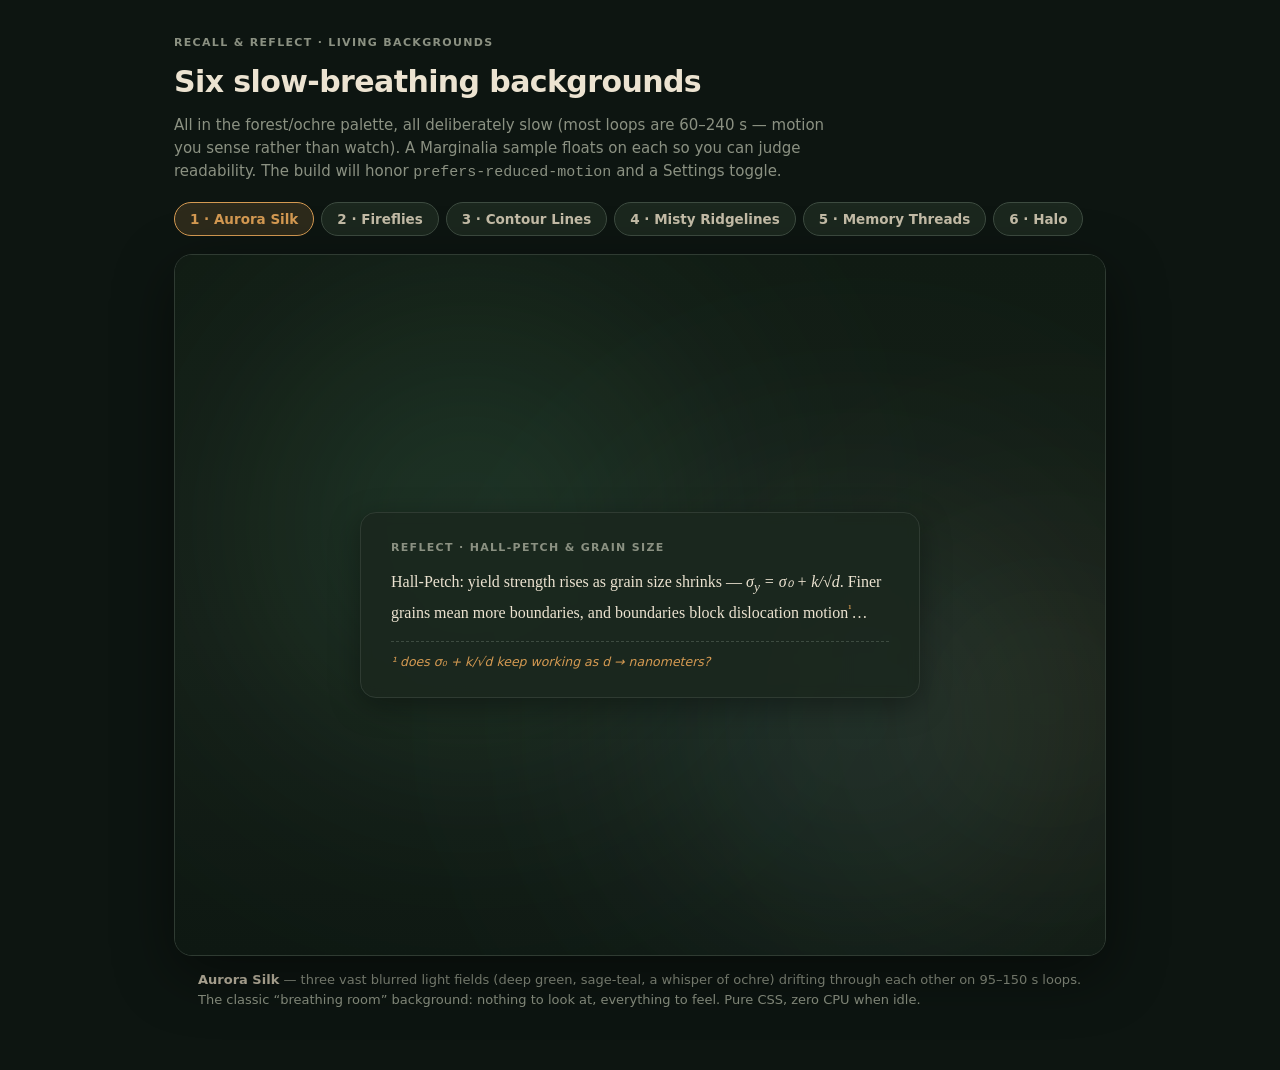
<file: docs/mockups/backgrounds.html>
<!doctype html>
<html lang="en">
<head>
<meta charset="utf-8">
<meta name="viewport" content="width=device-width, initial-scale=1">
<title>Recall &amp; Reflect — living backgrounds</title>
<style>
  :root {
    --accent:#d59a52; --accent-weak:#2d2a1b;
    --bg:#131d16; --surface:#1b271e; --surface-2:#243027; --border:#2f3b32; --border-strong:#3d4b40;
    --text:#ece3d1; --text-soft:#c4bca7; --muted:#8b9182;
    --sage:#6fa9a0; --good:#87ba6c;
    --font:"Segoe UI Variable Display","Segoe UI",system-ui,sans-serif;
    --serif:"Charter","Georgia",serif;
  }
  * { box-sizing:border-box; }
  body { margin:0; font-family:var(--font); background:#0d1511; color:var(--text); font-size:15px; line-height:1.55; }
  .top { max-width:980px; margin:0 auto; padding:34px 24px 0; }
  h1 { font-weight:640; letter-spacing:-.02em; margin:0; }
  .muted { color:var(--muted); }
  .eyebrow { font-size:11px; font-weight:700; letter-spacing:.12em; text-transform:uppercase; color:var(--muted); }
  .vtabs { display:flex; gap:7px; margin:18px 0; flex-wrap:wrap; }
  .vtab { padding:8px 15px; border-radius:99px; border:1px solid var(--border-strong); background:var(--surface);
          color:var(--text-soft); font-weight:560; font-size:13.5px; cursor:pointer; font-family:inherit; }
  .vtab.on { background:var(--accent-weak); color:var(--accent); border-color:var(--accent); }

  .stage-wrap { max-width:980px; margin:0 auto; padding:0 24px 60px; }
  .stage { position:relative; height:78vh; min-height:540px; border-radius:18px; overflow:hidden;
           border:1px solid var(--border); box-shadow:0 18px 60px rgba(0,0,0,.45); }
  .bg { position:absolute; inset:0; display:none; }
  .bg.on { display:block; }
  .bg canvas { position:absolute; inset:0; width:100%; height:100%; }

  /* sample content floated over every background, to judge readability */
  .sample { position:absolute; inset:0; display:grid; place-items:center; pointer-events:none; }
  .sample .card { width:min(560px, 86%); background:color-mix(in srgb, var(--surface) 88%, transparent);
                  backdrop-filter:blur(6px); border:1px solid var(--border); border-radius:16px; padding:26px 30px;
                  box-shadow:0 8px 30px rgba(0,0,0,.35); }
  .sample .doc { font-family:var(--serif); font-size:16px; line-height:1.7; }
  .sample sup { color:var(--accent); font-weight:700; font-size:11px; }
  .sample .note { font-size:12.5px; font-style:italic; color:var(--accent); margin-top:14px;
                  border-top:1px dashed var(--border-strong); padding-top:10px; }
  .pane-note { max-width:980px; margin:14px auto 0; padding:0 24px; font-size:13px; color:var(--muted); }
  .pane-note b { color:var(--text-soft); }

  /* ===== 1 · AURORA SILK (pure CSS) ===== */
  #bg-aurora { background:linear-gradient(180deg, #101b13, #131d16 55%, #0e1812); }
  #bg-aurora .blob { position:absolute; width:75vmax; height:75vmax; border-radius:50%; filter:blur(90px);
                     mix-blend-mode:screen; opacity:.5; }
  #bg-aurora .b1 { background:radial-gradient(closest-side, rgba(40,80,55,.85), transparent 70%);
                   top:-30%; left:-20%; animation:drift1 95s ease-in-out infinite alternate; }
  #bg-aurora .b2 { background:radial-gradient(closest-side, rgba(111,169,160,.32), transparent 70%);
                   bottom:-35%; right:-25%; animation:drift2 120s ease-in-out infinite alternate; }
  #bg-aurora .b3 { background:radial-gradient(closest-side, rgba(213,154,82,.16), transparent 68%);
                   top:10%; right:-35%; width:60vmax; height:60vmax; animation:drift3 150s ease-in-out infinite alternate; }
  @keyframes drift1 { to { transform:translate(14%, 10%) scale(1.15); } }
  @keyframes drift2 { to { transform:translate(-12%, -8%) scale(1.1); } }
  @keyframes drift3 { to { transform:translate(-18%, 14%) scale(.92); } }

  /* ===== 6 · HALO (pure CSS, echoes the logo) ===== */
  #bg-halo { background:radial-gradient(120% 100% at 50% 115%, #16241b 0%, #131d16 45%, #0e1812 100%); }
  #bg-halo .ring { position:absolute; width:130vmin; height:130vmin; top:-55vmin; right:-40vmin;
                   border-radius:50%; filter:blur(28px); opacity:.34;
                   background:conic-gradient(from 210deg, transparent 0 38deg, rgba(213,154,82,.55) 105deg,
                              rgba(213,154,82,.4) 230deg, rgba(111,169,160,.18) 300deg, transparent 322deg 360deg);
                   -webkit-mask:radial-gradient(closest-side, transparent 62%, #000 66%, #000 78%, transparent 82%);
                   mask:radial-gradient(closest-side, transparent 62%, #000 66%, #000 78%, transparent 82%);
                   animation:halo-spin 240s linear infinite, halo-breathe 16s ease-in-out infinite alternate; }
  #bg-halo .spark { position:absolute; top:18%; right:22%; width:10px; height:10px; border-radius:50%;
                    background:#ece3d1; box-shadow:0 0 18px 6px rgba(236,227,209,.35);
                    animation:halo-breathe 16s ease-in-out infinite alternate; }
  @keyframes halo-spin { to { transform:rotate(360deg); } }
  @keyframes halo-breathe { from { opacity:.30; scale:1; } to { opacity:.48; scale:1.04; } }
</style>
</head>
<body>
  <div class="top">
    <div class="eyebrow">Recall &amp; Reflect · living backgrounds</div>
    <h1 style="margin-top:8px">Six slow-breathing backgrounds</h1>
    <p class="muted" style="max-width:660px; margin-top:8px">All in the forest/ochre palette, all deliberately slow
      (most loops are 60–240 s — motion you sense rather than watch). A Marginalia sample floats on each so you can
      judge readability. The build will honor <code>prefers-reduced-motion</code> and a Settings toggle.</p>
    <div class="vtabs">
      <button class="vtab on" data-bg="bg-aurora">1 · Aurora Silk</button>
      <button class="vtab" data-bg="bg-embers">2 · Fireflies</button>
      <button class="vtab" data-bg="bg-contour">3 · Contour Lines</button>
      <button class="vtab" data-bg="bg-ridges">4 · Misty Ridgelines</button>
      <button class="vtab" data-bg="bg-threads">5 · Memory Threads</button>
      <button class="vtab" data-bg="bg-halo">6 · Halo</button>
    </div>
  </div>

  <div class="stage-wrap">
    <div class="stage">
      <div class="bg on" id="bg-aurora"><div class="blob b1"></div><div class="blob b2"></div><div class="blob b3"></div></div>
      <div class="bg" id="bg-embers"><canvas></canvas></div>
      <div class="bg" id="bg-contour"><canvas></canvas></div>
      <div class="bg" id="bg-ridges"><canvas></canvas></div>
      <div class="bg" id="bg-threads"><canvas></canvas></div>
      <div class="bg" id="bg-halo"><div class="ring"></div><div class="spark"></div></div>

      <div class="sample">
        <div class="card">
          <div class="eyebrow" style="margin-bottom:12px">Reflect · Hall-Petch &amp; grain size</div>
          <div class="doc">Hall-Petch: yield strength rises as grain size shrinks — <i>σ<sub>y</sub> = σ₀ + k/√d</i>.
            Finer grains mean more boundaries, and boundaries block dislocation motion<sup>¹</sup>…</div>
          <div class="note">¹ does σ₀ + k/√d keep working as d → nanometers?</div>
        </div>
      </div>
    </div>
    <div class="pane-note" id="note"></div>
  </div>

<script>
const NOTES = {
  'bg-aurora': '<b>Aurora Silk</b> — three vast blurred light fields (deep green, sage-teal, a whisper of ochre) drifting through each other on 95–150 s loops. The classic “breathing room” background: nothing to look at, everything to feel. Pure CSS, zero CPU when idle.',
  'bg-embers': '<b>Fireflies</b> — a forest at dusk: faint ochre and cream sparks rising slowly, swaying, occasionally brightening. The motion metaphor is the app itself — small memories drifting up to be caught. Canvas, ~40 particles, trivially cheap.',
  'bg-contour': '<b>Contour Lines</b> — a topographic map breathing: concentric elevation rings around an off-center summit, organically wobbling on a ~60 s cycle, every fourth ring in faint ochre. The engineer’s option — it reads as a drawing, not a decoration.',
  'bg-ridges': '<b>Misty Ridgelines</b> — five layered valley silhouettes in graded greens drifting at different speeds (slow parallax), with mist pooling between them. Calm depth; the horizon feel suits long writing sessions.',
  'bg-threads': '<b>Memory Threads</b> — dozens of fine horizontal threads undulating like a slow field; every sixth thread carries an ochre glint. Evokes weaving — ideas being threaded together. The most “alive” of the six while staying quiet.',
  'bg-halo': '<b>Halo</b> — the brand made atmosphere: one enormous, soft ochre loop (the logo’s open ring) hanging beyond the top-right corner, rotating once every four minutes and breathing every 16 s, the cream spark glowing in its gap. Minimal, intentional, unmistakably yours.',
};

let raf = null, active = 'bg-aurora';
const stage = document.querySelector('.stage');

function fit(cv) {
  const r = stage.getBoundingClientRect();
  cv.width = r.width * devicePixelRatio; cv.height = r.height * devicePixelRatio;
  const g = cv.getContext('2d'); g.setTransform(devicePixelRatio, 0, 0, devicePixelRatio, 0, 0);
  return [g, r.width, r.height];
}

/* ===== Fireflies ===== */
function embers(cv) {
  const [g, W, H] = fit(cv);
  const P = Array.from({length: 42}, () => ({
    x: Math.random()*W, y: Math.random()*H, r: .8+Math.random()*1.8,
    vy: 4+Math.random()*9, sway: 10+Math.random()*26, ph: Math.random()*7,
    tw: .4+Math.random()*1.2, cream: Math.random() < .25 }));
  return t => {
    g.clearRect(0,0,W,H);
    const grad = g.createLinearGradient(0,0,0,H);
    grad.addColorStop(0,'#0f1a13'); grad.addColorStop(1,'#131d16');
    g.fillStyle = grad; g.fillRect(0,0,W,H);
    for (const p of P) {
      const y = ((p.y - t*p.vy) % (H+40) + H+40) % (H+40) - 20;
      const x = p.x + Math.sin(t*.3 + p.ph) * p.sway;
      const a = .25 + .55 * (0.5 + 0.5*Math.sin(t*p.tw + p.ph*3));
      g.beginPath();
      g.fillStyle = p.cream ? `rgba(236,227,209,${a})` : `rgba(213,154,82,${a})`;
      g.shadowColor = p.cream ? 'rgba(236,227,209,.8)' : 'rgba(213,154,82,.8)';
      g.shadowBlur = 8;
      g.arc(x, y, p.r, 0, 7); g.fill(); g.shadowBlur = 0;
    }
  };
}

/* ===== Contour Lines ===== */
function contours(cv) {
  const [g, W, H] = fit(cv);
  const cx = W*.66, cy = H*.38;
  const rings = Array.from({length: 16}, (_, i) => ({
    R: 46 + i*54,
    h: Array.from({length: 4}, (_, k) => ({ a: (8+Math.random()*16)*(1+i*.06), f: k+2, ph: Math.random()*7, s: (Math.random()-.5)*.16 })),
  }));
  return t => {
    g.fillStyle = '#121c15'; g.fillRect(0,0,W,H);
    rings.forEach((ring, i) => {
      g.beginPath();
      for (let s = 0; s <= 140; s++) {
        const th = s/140 * Math.PI*2;
        let r = ring.R;
        for (const w of ring.h) r += w.a * Math.sin(w.f*th + w.ph + t*w.s*3);
        const x = cx + r*Math.cos(th), y = cy + r*Math.sin(th);
        s ? g.lineTo(x,y) : g.moveTo(x,y);
      }
      g.closePath();
      g.strokeStyle = i % 4 === 2 ? 'rgba(213,154,82,.13)' : 'rgba(111,169,160,.085)';
      g.lineWidth = 1.1;
      g.stroke();
    });
  };
}

/* ===== Misty Ridgelines ===== */
function ridges(cv) {
  const [g, W, H] = fit(cv);
  const layers = [
    { base:.52, amp:38, sp:3.4,  col:'#1b2a20', v: 4 },
    { base:.62, amp:46, sp:2.6,  col:'#172418', v: 7 },
    { base:.72, amp:52, sp:2.0,  col:'#152013', v: 11 },
    { base:.82, amp:60, sp:1.5,  col:'#101a12', v: 16 },
    { base:.92, amp:64, sp:1.2,  col:'#0d1610', v: 22 },
  ];
  return t => {
    const sky = g.createLinearGradient(0,0,0,H);
    sky.addColorStop(0,'#16251c'); sky.addColorStop(.6,'#121d15'); sky.addColorStop(1,'#0e1711');
    g.fillStyle = sky; g.fillRect(0,0,W,H);
    for (const L of layers) {
      g.beginPath(); g.moveTo(0,H);
      for (let x = 0; x <= W; x += 6) {
        const u = (x + t*L.v) / W * L.sp * Math.PI*2;
        const y = H*L.base + L.amp*(Math.sin(u)*.6 + Math.sin(u*2.7+1.3)*.3 + Math.sin(u*5.1+4)*.1);
        g.lineTo(x, y);
      }
      g.lineTo(W,H); g.closePath();
      g.fillStyle = L.col; g.fill();
      const mist = g.createLinearGradient(0, H*L.base-70, 0, H*L.base+50);
      mist.addColorStop(0,'rgba(196,188,167,0)');
      mist.addColorStop(1,'rgba(196,188,167,.045)');
      g.fillStyle = mist; g.fillRect(0, H*L.base-70, W, 120);
    }
  };
}

/* ===== Memory Threads ===== */
function threads(cv) {
  const [g, W, H] = fit(cv);
  const N = 34;
  const lines = Array.from({length: N}, (_, i) => ({
    y0: (i+1)/(N+1) * H,
    a1: 6+Math.random()*14, f1: 1+Math.random()*1.6, p1: Math.random()*7, s1: .12+Math.random()*.2,
    a2: 3+Math.random()*7,  f2: 3+Math.random()*2.4, p2: Math.random()*7, s2: .2+Math.random()*.3,
    gold: i % 6 === 3,
  }));
  return t => {
    g.fillStyle = '#121c15'; g.fillRect(0,0,W,H);
    for (const L of lines) {
      g.beginPath();
      for (let x = 0; x <= W; x += 8) {
        const y = L.y0
          + L.a1*Math.sin(x/W*L.f1*Math.PI*2 + L.p1 + t*L.s1*3)
          + L.a2*Math.sin(x/W*L.f2*Math.PI*2 + L.p2 + t*L.s2*3);
        x ? g.lineTo(x,y) : g.moveTo(x,y);
      }
      g.strokeStyle = L.gold ? 'rgba(213,154,82,.14)' : 'rgba(111,169,160,.07)';
      g.lineWidth = L.gold ? 1.3 : 1;
      g.stroke();
    }
  };
}

const FACT = { 'bg-embers': embers, 'bg-contour': contours, 'bg-ridges': ridges, 'bg-threads': threads };
let painter = null;

function activate(id) {
  active = id;
  document.querySelectorAll('.bg').forEach(b => b.classList.toggle('on', b.id === id));
  document.querySelectorAll('.vtab').forEach(b => b.classList.toggle('on', b.dataset.bg === id));
  document.getElementById('note').innerHTML = NOTES[id];
  cancelAnimationFrame(raf); painter = null;
  const f = FACT[id];
  if (f) {
    const cv = document.querySelector(`#${id} canvas`);
    painter = f(cv);
    const loop = (ms) => { painter(ms/1000); raf = requestAnimationFrame(loop); };
    raf = requestAnimationFrame(loop);
  }
}
document.querySelectorAll('.vtab').forEach(b => b.addEventListener('click', () => activate(b.dataset.bg)));
document.addEventListener('visibilitychange', () => {
  if (document.hidden) cancelAnimationFrame(raf);
  else activate(active);
});
addEventListener('resize', () => activate(active));
activate('bg-aurora');
</script>
</body>
</html>
</file>
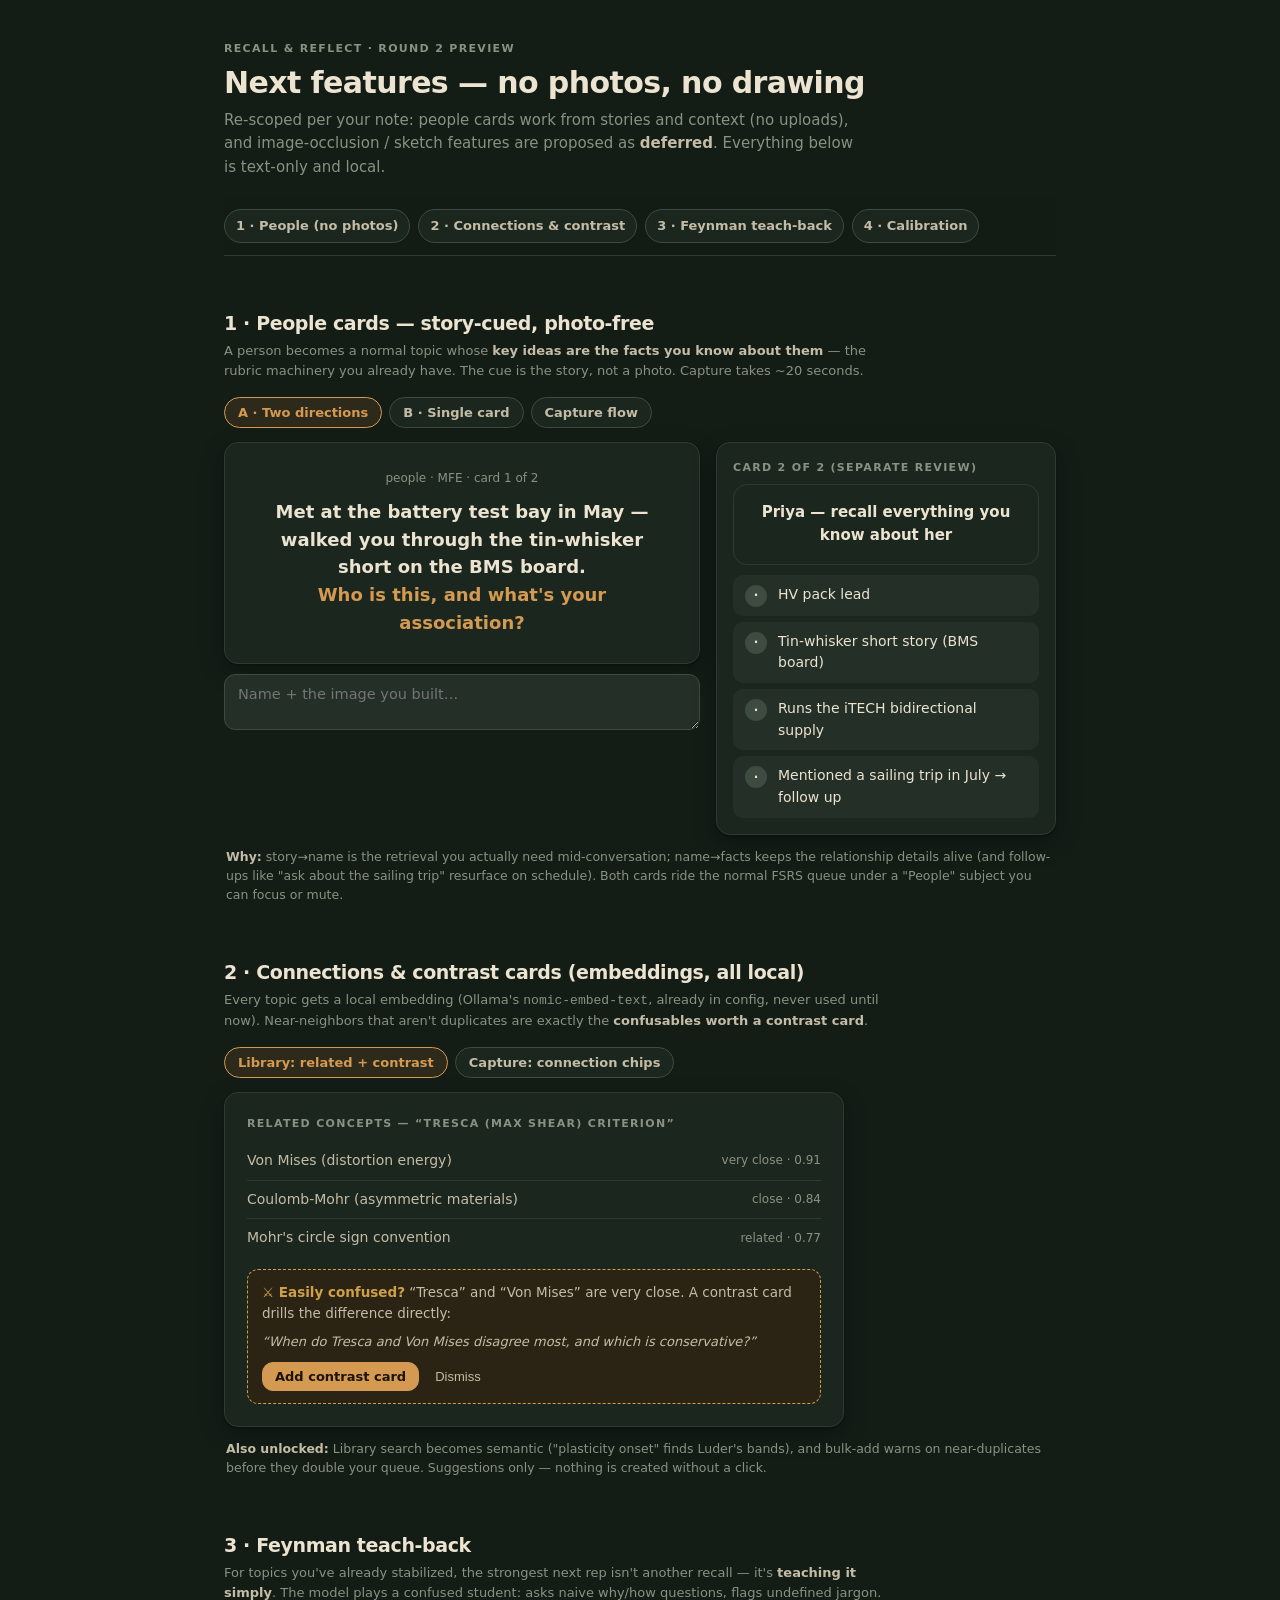
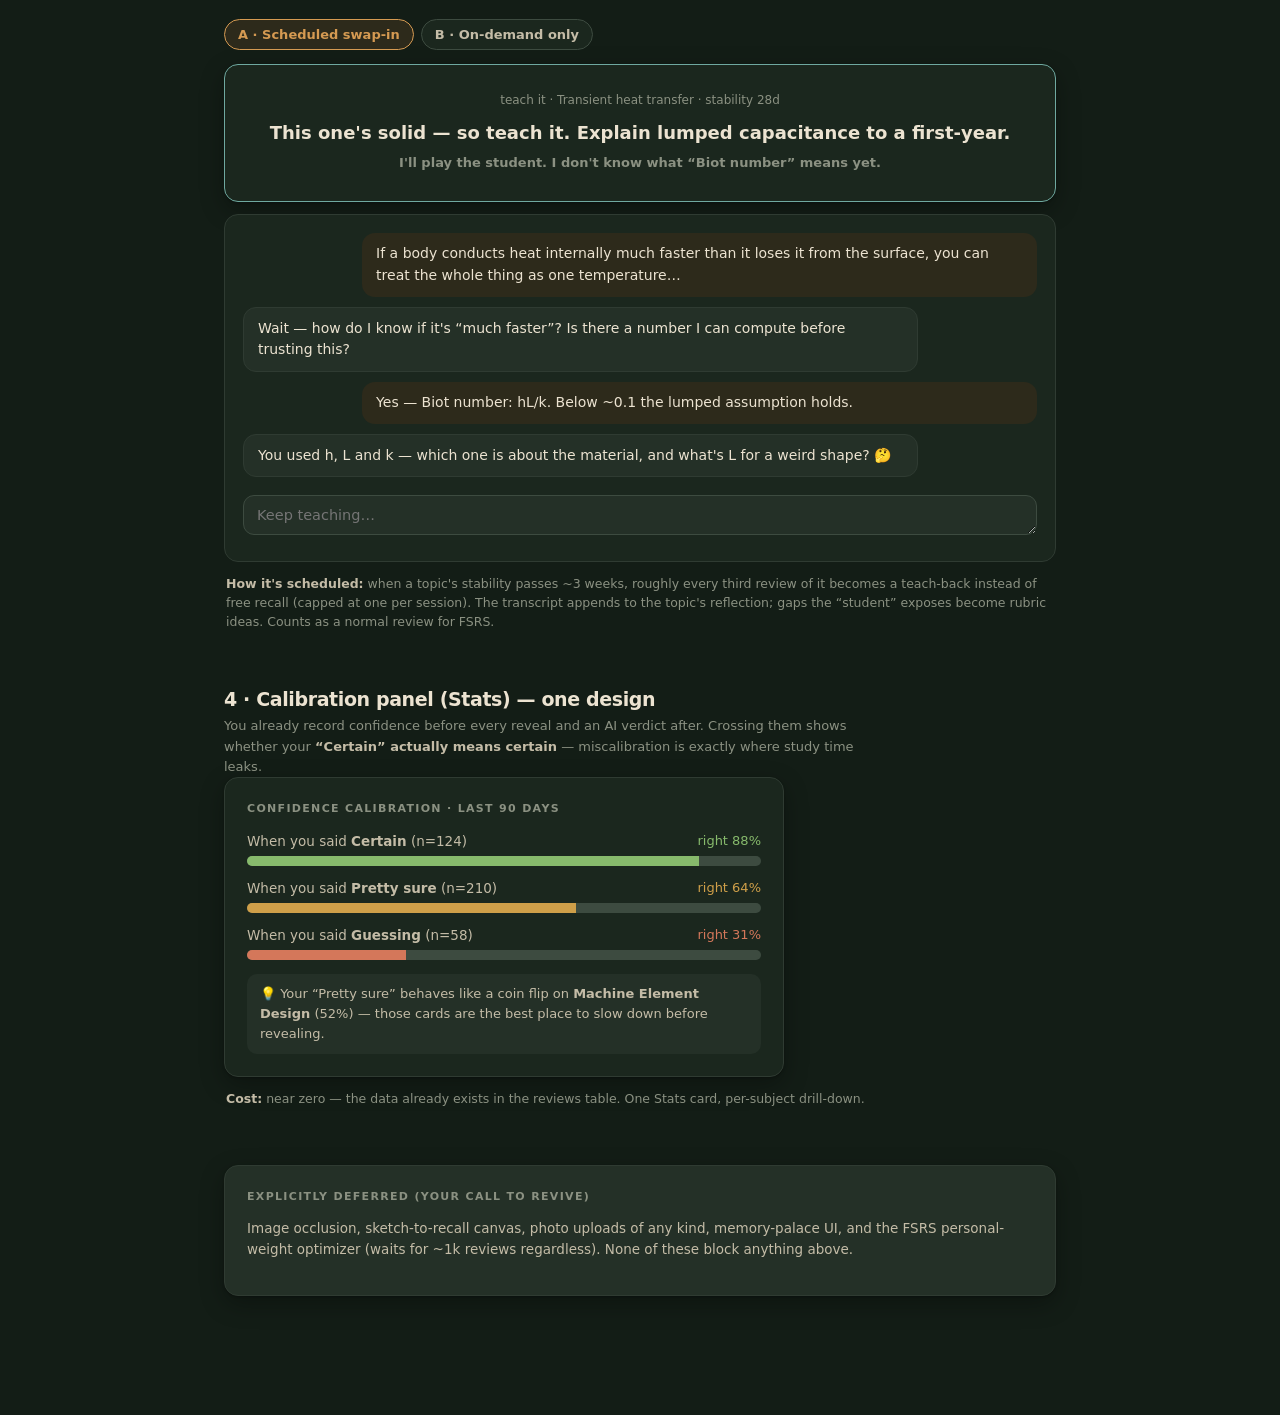
<file: docs/mockups/prompt-ui-2.html>
<!doctype html>
<html lang="en">
<head>
<meta charset="utf-8">
<meta name="viewport" content="width=device-width, initial-scale=1">
<title>Recall &amp; Reflect — Round 2 mockups</title>
<style>
  :root {
    --accent:#d59a52; --accent-weak:#2d2a1b; --accent-text:#1c1407;
    --bg:#131d16; --surface:#1b271e; --surface-2:#243027; --border:#2f3b32; --border-strong:#3d4b40;
    --text:#ece3d1; --text-soft:#c4bca7; --muted:#8b9182;
    --good:#87ba6c; --good-weak:#1f2c1a; --hard:#cf9f49; --hard-weak:#2b2414;
    --again:#d4775a; --again-weak:#2e1d16; --easy:#6fa9a0; --easy-weak:#15241f;
    --radius:14px;
    --shadow:0 1px 2px rgba(0,0,0,.22), 0 8px 24px rgba(0,0,0,.30);
    --font:"Segoe UI Variable Display","Segoe UI",system-ui,-apple-system,"Inter",sans-serif;
  }
  * { box-sizing:border-box; }
  body { margin:0; font-family:var(--font); background:var(--bg); color:var(--text); font-size:15px; line-height:1.55; }
  h1,h2,h3 { font-weight:640; letter-spacing:-.02em; margin:0; line-height:1.2; }
  .wrap { max-width:880px; margin:0 auto; padding:40px 24px 120px; }
  .muted { color:var(--muted); } .soft { color:var(--text-soft); }
  .eyebrow { font-size:11px; font-weight:700; letter-spacing:.12em; text-transform:uppercase; color:var(--muted); }
  .card { background:var(--surface); border:1px solid var(--border); border-radius:var(--radius); box-shadow:var(--shadow); padding:22px; }
  .row { display:flex; align-items:center; gap:12px; } .spread { justify-content:space-between; }
  .toc { position:sticky; top:0; z-index:10; background:color-mix(in srgb, var(--bg) 88%, transparent);
         backdrop-filter:blur(8px); padding:12px 0; margin:18px 0 34px; border-bottom:1px solid var(--border); display:flex; gap:8px; flex-wrap:wrap; }
  .toc a { color:var(--text-soft); text-decoration:none; font-size:13px; font-weight:560; padding:6px 11px;
           border:1px solid var(--border-strong); border-radius:99px; background:var(--surface); }
  .toc a:hover { color:var(--accent); border-color:var(--accent); }
  section { margin:56px 0; }
  .sec-head h2 { font-size:19px; }
  .sec-head .why { font-size:13px; color:var(--muted); margin:6px 0 0; max-width:660px; }
  .why b { color:var(--text-soft); font-weight:600; }
  .vtabs { display:flex; gap:7px; margin:16px 0 14px; flex-wrap:wrap; }
  .vtab { padding:7px 13px; border-radius:99px; border:1px solid var(--border-strong); background:var(--surface);
          color:var(--text-soft); font-weight:560; font-size:13px; cursor:pointer; font-family:inherit; }
  .vtab.on { background:var(--accent-weak); color:var(--accent); border-color:var(--accent); }
  .pane { display:none; } .pane.on { display:block; animation:rise .18s ease; }
  @keyframes rise { from{opacity:0; transform:translateY(5px)} to{opacity:1; transform:none} }
  .pane-note { font-size:12.5px; color:var(--muted); margin:12px 2px 0; }
  .pane-note b { color:var(--text-soft); }

  .q-card { background:var(--surface); border:1px solid var(--border); border-radius:var(--radius);
            box-shadow:var(--shadow); padding:26px 28px; text-align:center; }
  .q-card .src { font-size:12px; color:var(--muted); margin-bottom:10px; }
  .q-card .q { font-size:18px; font-weight:600; }
  .input { width:100%; background:var(--surface-2); border:1px solid var(--border-strong); color:var(--text);
           border-radius:11px; padding:11px 13px; font-size:14.5px; resize:vertical; font-family:inherit; }
  .btn { display:inline-flex; align-items:center; justify-content:center; gap:8px; padding:10px 16px; border-radius:11px;
         border:1px solid var(--border-strong); background:var(--surface); color:var(--text); font-weight:560; cursor:pointer; font-family:inherit; font-size:14px; }
  .btn-primary { background:var(--accent); border-color:var(--accent); color:var(--accent-text); }
  .btn-ghost { border-color:transparent; background:none; color:var(--text-soft); }
  .kbd { font-size:11px; border:1px solid var(--border-strong); border-bottom-width:2px; border-radius:5px; padding:1px 6px; color:var(--muted); background:var(--surface-2); }

  .idea { display:flex; gap:11px; align-items:flex-start; padding:9px 12px; border-radius:10px; text-align:left; }
  .idea + .idea { margin-top:6px; }
  .idea .mark { flex:none; width:22px; height:22px; border-radius:50%; display:grid; place-items:center; font-size:12px; font-weight:800; margin-top:1px; }
  .idea.hit { background:var(--good-weak); } .idea.hit .mark { background:var(--good); color:#10210d; }
  .idea.miss { background:var(--again-weak); } .idea.miss .mark { background:var(--again); color:#2b0f06; }
  .idea.neutral { background:var(--surface-2); } .idea.neutral .mark { background:var(--border-strong); color:var(--text); }
  .idea .t { font-size:14px; }

  .assoc { border-radius:11px; padding:12px 14px; background:var(--easy-weak); border:1px solid color-mix(in srgb, var(--easy) 40%, transparent); font-size:13.5px; }
  .assoc .lbl { font-size:10.5px; font-weight:800; letter-spacing:.1em; color:var(--easy); text-transform:uppercase; }

  .chat { background:var(--surface); border:1px solid var(--border); border-radius:var(--radius); padding:18px; }
  .msg { max-width:85%; padding:10px 14px; border-radius:13px; font-size:14px; margin-bottom:10px; }
  .msg.ai { background:var(--surface-2); border:1px solid var(--border); }
  .msg.user { background:var(--accent-weak); margin-left:auto; }
  .chip { display:inline-flex; align-items:center; gap:6px; font-size:12.5px; padding:5px 11px; border-radius:99px;
          border:1px dashed var(--easy); color:var(--easy); background:var(--surface-2); cursor:pointer; }
  .pill-due { font-size:11.5px; font-weight:700; color:var(--again); background:var(--again-weak); border-radius:99px; padding:3px 9px; }

  .twocol { display:grid; grid-template-columns:1.4fr 1fr; gap:16px; align-items:start; }
  @media (max-width:760px){ .twocol{grid-template-columns:1fr} }

  .bar { height:10px; border-radius:5px; background:var(--border-strong); overflow:hidden; }
  .bar i { display:block; height:100%; }
  .math { font-family:"Cambria Math",Georgia,serif; font-style:italic; }
</style>
</head>
<body>
<div class="wrap">

  <div class="pagehead">
    <div class="eyebrow">Recall &amp; Reflect · round 2 preview</div>
    <h1 style="margin-top:8px">Next features — no photos, no drawing</h1>
    <p class="muted" style="max-width:640px; margin-top:8px">Re-scoped per your note: people cards work from
      stories and context (no uploads), and image-occlusion / sketch features are proposed as <b style="color:var(--text-soft)">deferred</b>.
      Everything below is text-only and local.</p>
  </div>

  <nav class="toc">
    <a href="#s1">1 · People (no photos)</a>
    <a href="#s2">2 · Connections &amp; contrast</a>
    <a href="#s3">3 · Feynman teach-back</a>
    <a href="#s4">4 · Calibration</a>
  </nav>

  <!-- ============ 1 · PEOPLE ============ -->
  <section id="s1">
    <div class="sec-head">
      <h2>1 · People cards — story-cued, photo-free</h2>
      <p class="why">A person becomes a normal topic whose <b>key ideas are the facts you know about them</b> —
        the rubric machinery you already have. The cue is the story, not a photo. Capture takes ~20 seconds.</p>
    </div>

    <div class="vtabs" data-group="g1">
      <button class="vtab on" data-pane="g1-a">A · Two directions</button>
      <button class="vtab" data-pane="g1-b">B · Single card</button>
      <button class="vtab" data-pane="g1-c">Capture flow</button>
    </div>

    <!-- A -->
    <div class="pane on" id="g1-a">
      <div class="twocol">
        <div>
          <div class="q-card">
            <div class="src">people · MFE · card 1 of 2</div>
            <div class="q">Met at the battery test bay in May — walked you through the tin-whisker short on the BMS board.<br>
              <span style="color:var(--accent)">Who is this, and what's your association?</span></div>
          </div>
          <textarea class="input" rows="2" style="margin-top:10px" placeholder="Name + the image you built…"></textarea>
        </div>
        <div class="card" style="padding:16px">
          <div class="eyebrow" style="margin-bottom:8px">Card 2 of 2 (separate review)</div>
          <div class="q-card" style="box-shadow:none; padding:16px">
            <div class="q" style="font-size:15px">Priya — recall everything you know about her</div>
          </div>
          <div class="idea neutral" style="margin-top:10px"><span class="mark">·</span><div class="t">HV pack lead</div></div>
          <div class="idea neutral"><span class="mark">·</span><div class="t">Tin-whisker short story (BMS board)</div></div>
          <div class="idea neutral"><span class="mark">·</span><div class="t">Runs the iTECH bidirectional supply</div></div>
          <div class="idea neutral"><span class="mark">·</span><div class="t">Mentioned a sailing trip in July → follow up</div></div>
        </div>
      </div>
      <p class="pane-note"><b>Why:</b> story→name is the retrieval you actually need mid-conversation; name→facts keeps
        the relationship details alive (and follow-ups like "ask about the sailing trip" resurface on schedule).
        Both cards ride the normal FSRS queue under a "People" subject you can focus or mute.</p>
    </div>

    <!-- B -->
    <div class="pane" id="g1-b">
      <div class="q-card">
        <div class="src">people · MFE</div>
        <div class="q">Battery test bay, May — tin-whisker short story.<br><span style="color:var(--accent)">Name?</span></div>
      </div>
      <div class="card" style="margin-top:12px; padding:16px; text-align:center">
        <div style="font-size:17px; font-weight:640">Priya — HV pack lead</div>
        <div class="assoc" style="margin-top:10px; text-align:left"><div class="lbl">Your association</div>
          "Priya = <i>prying</i> open the pack — crowbar at the HV bay."</div>
      </div>
      <p class="pane-note"><b>Why:</b> one card per person, minimum bookkeeping. Less coverage (facts aren't separately
        tracked), but the lightest to maintain if the two-direction version feels like overkill.</p>
    </div>

    <!-- capture -->
    <div class="pane" id="g1-c">
      <div class="card" style="max-width:560px">
        <div class="eyebrow" style="margin-bottom:12px">+ Person (Reflect → People tab)</div>
        <div class="row" style="gap:10px; margin-bottom:10px">
          <input class="input" placeholder="Name" value="Priya" style="flex:1">
          <input class="input" placeholder="Where / when" value="MFE battery bay, May" style="flex:1.4">
        </div>
        <textarea class="input" rows="2" style="margin-bottom:10px">HV pack lead. Walked me through the tin-whisker short on the BMS board. Runs the iTECH supply. Sailing trip in July.</textarea>
        <div class="msg ai" style="max-width:100%; margin-bottom:10px">Now make it sticky — what does <b>“Priya”</b> sound like,
          and can you tie it to something you noticed about her? <span class="muted">(You invent it; that's what makes it work.)</span></div>
        <input class="input" placeholder="Your vivid association…" value="Priya = prying open the pack — crowbar at the HV bay" style="margin-bottom:12px">
        <button class="btn btn-primary" style="width:100%">Save person · 2 cards</button>
      </div>
      <p class="pane-note"><b>Why:</b> the one non-negotiable from the research: the association must be
        <b>self-generated</b> — the AI only prompts, never invents it for you. The facts list becomes the rubric automatically.</p>
    </div>
  </section>

  <!-- ============ 2 · CONNECTIONS ============ -->
  <section id="s2">
    <div class="sec-head">
      <h2>2 · Connections &amp; contrast cards (embeddings, all local)</h2>
      <p class="why">Every topic gets a local embedding (Ollama's <code>nomic-embed-text</code>, already in config,
        never used until now). Near-neighbors that aren't duplicates are exactly the <b>confusables worth a contrast card</b>.</p>
    </div>

    <div class="vtabs" data-group="g2">
      <button class="vtab on" data-pane="g2-a">Library: related + contrast</button>
      <button class="vtab" data-pane="g2-b">Capture: connection chips</button>
    </div>

    <div class="pane on" id="g2-a">
      <div class="card" style="max-width:620px">
        <div class="eyebrow" style="margin-bottom:10px">Related concepts — “Tresca (max shear) criterion”</div>
        <div class="row spread" style="padding:8px 0; border-bottom:1px solid var(--border)">
          <span class="soft" style="font-size:14px">Von Mises (distortion energy)</span>
          <span class="muted" style="font-size:12px">very close · 0.91</span>
        </div>
        <div class="row spread" style="padding:8px 0; border-bottom:1px solid var(--border)">
          <span class="soft" style="font-size:14px">Coulomb-Mohr (asymmetric materials)</span>
          <span class="muted" style="font-size:12px">close · 0.84</span>
        </div>
        <div class="row spread" style="padding:8px 0">
          <span class="soft" style="font-size:14px">Mohr's circle sign convention</span>
          <span class="muted" style="font-size:12px">related · 0.77</span>
        </div>
        <div style="border:1px dashed var(--hard); border-radius:11px; padding:12px 14px; margin-top:12px; background:var(--hard-weak)">
          <div style="font-size:13.5px"><b style="color:var(--hard)">⚔ Easily confused?</b>
            <span class="soft"> “Tresca” and “Von Mises” are very close. A contrast card drills the difference directly:</span></div>
          <div class="soft" style="font-size:13px; margin:8px 0 10px; font-style:italic">“When do Tresca and Von Mises disagree most, and which is conservative?”</div>
          <div class="row" style="gap:8px">
            <button class="btn btn-primary" style="padding:6px 12px; font-size:13px">Add contrast card</button>
            <button class="btn-ghost" style="font-size:13px">Dismiss</button>
          </div>
        </div>
      </div>
      <p class="pane-note"><b>Also unlocked:</b> Library search becomes semantic ("plasticity onset" finds Luder's bands),
        and bulk-add warns on near-duplicates before they double your queue. Suggestions only — nothing is created without a click.</p>
    </div>

    <div class="pane" id="g2-b">
      <div class="chat" style="max-width:620px">
        <div class="msg user">Hall-Petch: σ<sub>y</sub> = σ₀ + k/√d — finer grains, more boundaries, stronger.</div>
        <div class="msg ai">Why do more boundaries make it stronger — what's physically blocking?</div>
        <div class="row" style="gap:7px; margin-top:4px; flex-wrap:wrap">
          <span class="chip">⚯ You know “Luder's bands &amp; upper/lower yield” — connect them?</span>
          <span class="chip">⚯ “Heat treatment / grain growth” — how does it interact?</span>
        </div>
        <textarea class="input" rows="1" style="margin-top:12px" placeholder="Reply, or tap a chip to riff on it…"></textarea>
      </div>
      <p class="pane-note"><b>Why:</b> your "stretch connections" technique, automated: chips come from your own
        nearest-neighbor topics, so elaboration links new material to things you provably already studied.
        Tapping one inserts it as the next chat turn; ignoring them costs nothing.</p>
    </div>
  </section>

  <!-- ============ 3 · FEYNMAN ============ -->
  <section id="s3">
    <div class="sec-head">
      <h2>3 · Feynman teach-back</h2>
      <p class="why">For topics you've already stabilized, the strongest next rep isn't another recall — it's
        <b>teaching it simply</b>. The model plays a confused student: asks naive why/how questions, flags undefined jargon.</p>
    </div>

    <div class="vtabs" data-group="g3">
      <button class="vtab on" data-pane="g3-a">A · Scheduled swap-in</button>
      <button class="vtab" data-pane="g3-b">B · On-demand only</button>
    </div>

    <div class="pane on" id="g3-a">
      <div class="q-card" style="border-color:var(--easy)">
        <div class="src">teach it · Transient heat transfer · stability 28d</div>
        <div class="q">This one's solid — so teach it. Explain lumped capacitance to a first-year.<br>
          <span class="muted" style="font-size:13px">I'll play the student. I don't know what “Biot number” means yet.</span></div>
      </div>
      <div class="chat" style="margin-top:12px">
        <div class="msg user">If a body conducts heat internally much faster than it loses it from the surface, you can treat the whole thing as one temperature…</div>
        <div class="msg ai">Wait — how do I know if it's “much faster”? Is there a number I can compute before trusting this?</div>
        <div class="msg user">Yes — Biot number: hL/k. Below ~0.1 the lumped assumption holds.</div>
        <div class="msg ai">You used h, L and k — which one is about the material, and what's L for a weird shape? 🤔</div>
        <textarea class="input" rows="1" style="margin-top:8px" placeholder="Keep teaching…"></textarea>
      </div>
      <p class="pane-note"><b>How it's scheduled:</b> when a topic's stability passes ~3 weeks, roughly every third
        review of it becomes a teach-back instead of free recall (capped at one per session). The transcript appends to
        the topic's reflection; gaps the “student” exposes become rubric ideas. Counts as a normal review for FSRS.</p>
    </div>

    <div class="pane" id="g3-b">
      <div class="card row spread" style="max-width:620px">
        <div>
          <div style="font-weight:580">Transient heat transfer</div>
          <div class="muted" style="font-size:12.5px">5 cards · stability 28d · solid for a month</div>
        </div>
        <div class="row" style="gap:8px">
          <button class="btn" style="padding:6px 12px">🎓 Teach it</button>
          <button class="btn" style="padding:6px 12px">Review these →</button>
        </div>
      </div>
      <p class="pane-note"><b>Why:</b> same chat, but it never interrupts the review flow — you choose when.
        A gentle Today suggestion ("3 topics are solid enough to teach") keeps it discoverable. Lower friction, easier to ignore.</p>
    </div>
  </section>

  <!-- ============ 4 · CALIBRATION ============ -->
  <section id="s4">
    <div class="sec-head">
      <h2>4 · Calibration panel (Stats) — one design</h2>
      <p class="why">You already record confidence before every reveal and an AI verdict after. Crossing them shows
        whether your <b>“Certain” actually means certain</b> — miscalibration is exactly where study time leaks.</p>
    </div>
    <div class="card" style="max-width:560px">
      <div class="eyebrow" style="margin-bottom:14px">Confidence calibration · last 90 days</div>
      <div style="margin-bottom:12px">
        <div class="row spread" style="margin-bottom:4px"><span class="soft" style="font-size:13.5px">When you said <b>Certain</b> (n=124)</span><span style="font-size:13px; color:var(--good)">right 88%</span></div>
        <div class="bar"><i style="width:88%; background:var(--good)"></i></div>
      </div>
      <div style="margin-bottom:12px">
        <div class="row spread" style="margin-bottom:4px"><span class="soft" style="font-size:13.5px">When you said <b>Pretty sure</b> (n=210)</span><span style="font-size:13px; color:var(--hard)">right 64%</span></div>
        <div class="bar"><i style="width:64%; background:var(--hard)"></i></div>
      </div>
      <div style="margin-bottom:14px">
        <div class="row spread" style="margin-bottom:4px"><span class="soft" style="font-size:13.5px">When you said <b>Guessing</b> (n=58)</span><span style="font-size:13px; color:var(--again)">right 31%</span></div>
        <div class="bar"><i style="width:31%; background:var(--again)"></i></div>
      </div>
      <div class="soft" style="font-size:13px; background:var(--surface-2); border-radius:10px; padding:10px 13px">
        💡 Your “Pretty sure” behaves like a coin flip on <b>Machine Element Design</b> (52%) — those cards are
        the best place to slow down before revealing.
      </div>
    </div>
    <p class="pane-note"><b>Cost:</b> near zero — the data already exists in the reviews table. One Stats card, per-subject drill-down.</p>
  </section>

  <div class="card" style="margin-top:56px; background:var(--surface-2)">
    <div class="eyebrow" style="margin-bottom:8px">Explicitly deferred (your call to revive)</div>
    <p class="soft" style="font-size:13.5px">Image occlusion, sketch-to-recall canvas, photo uploads of any kind,
      memory-palace UI, and the FSRS personal-weight optimizer (waits for ~1k reviews regardless). None of these block
      anything above.</p>
  </div>

</div>
<script>
  document.querySelectorAll('.vtabs').forEach(tabs => {
    tabs.querySelectorAll('.vtab').forEach(btn => {
      btn.addEventListener('click', () => {
        tabs.querySelectorAll('.vtab').forEach(b => b.classList.toggle('on', b === btn));
        tabs.parentElement.querySelectorAll('.pane').forEach(p => p.classList.toggle('on', p.id === btn.dataset.pane));
      });
    });
  });
</script>
</body>
</html>
</file>
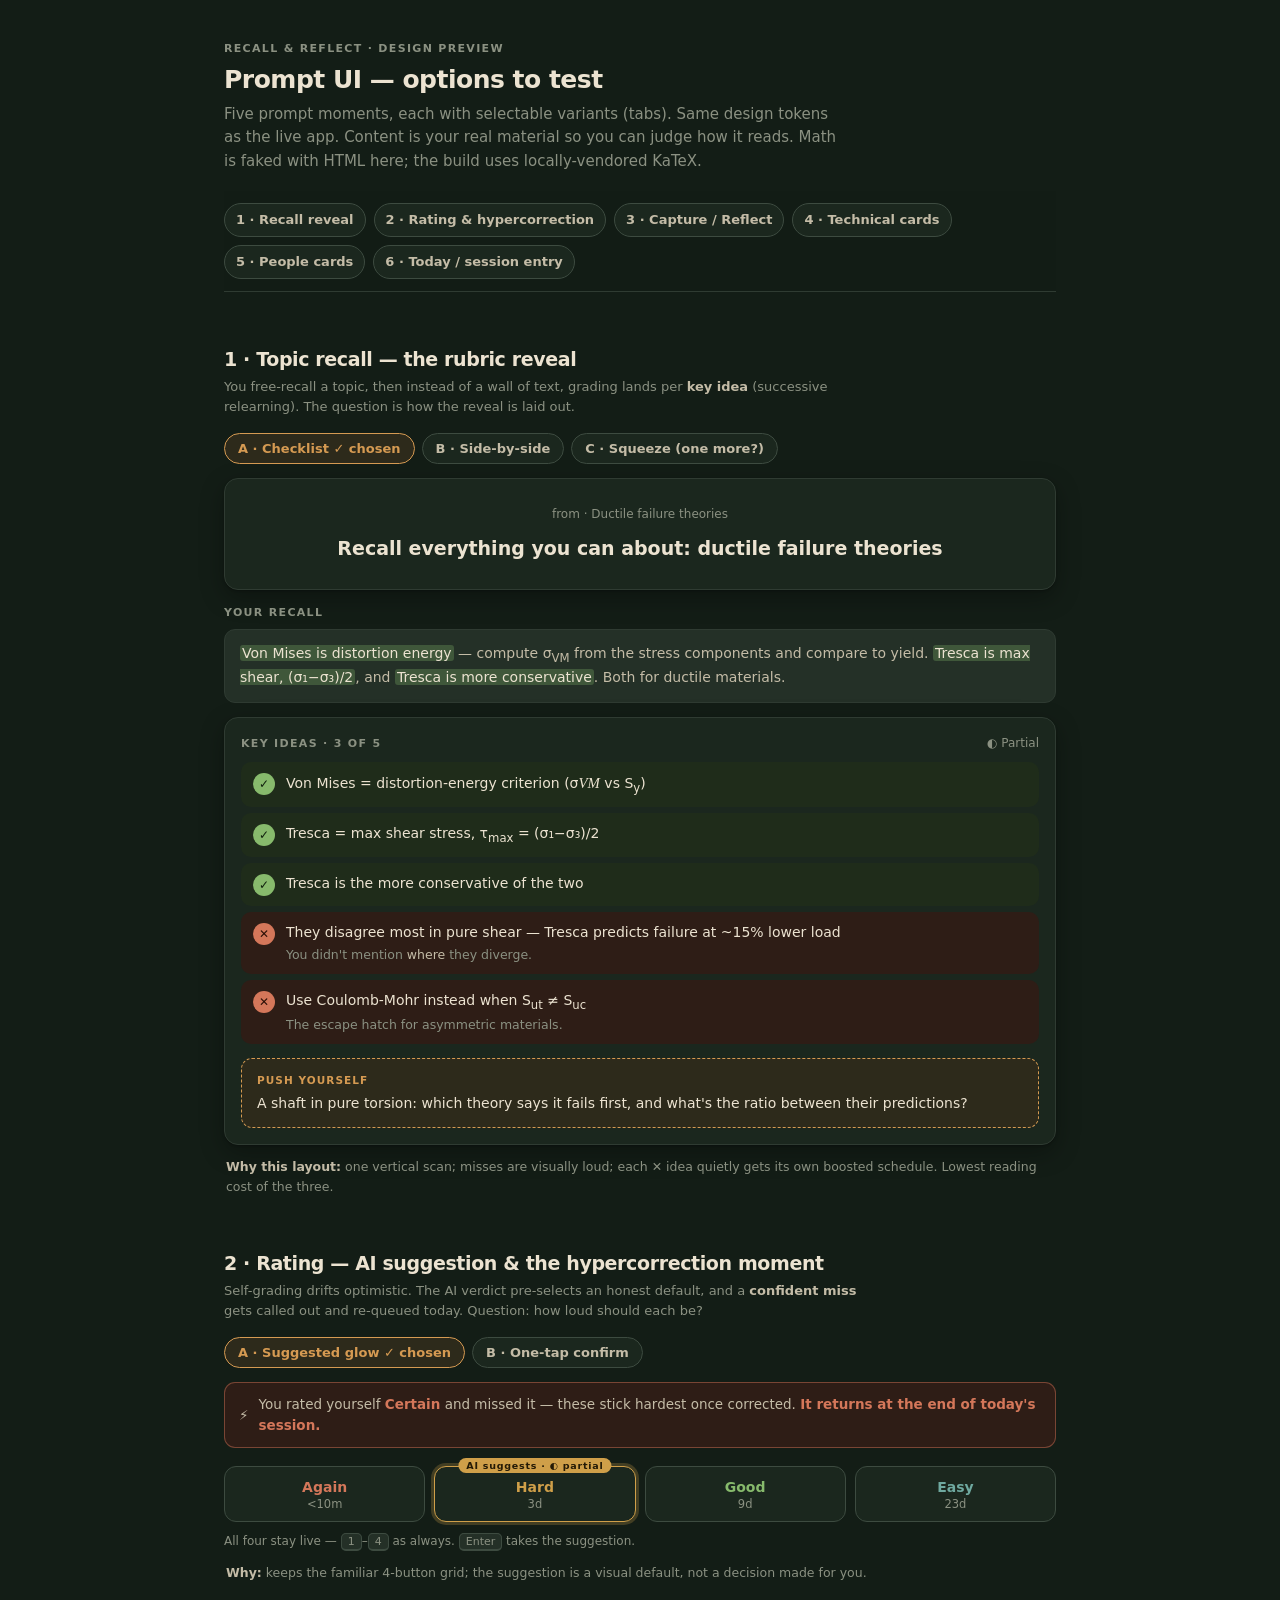
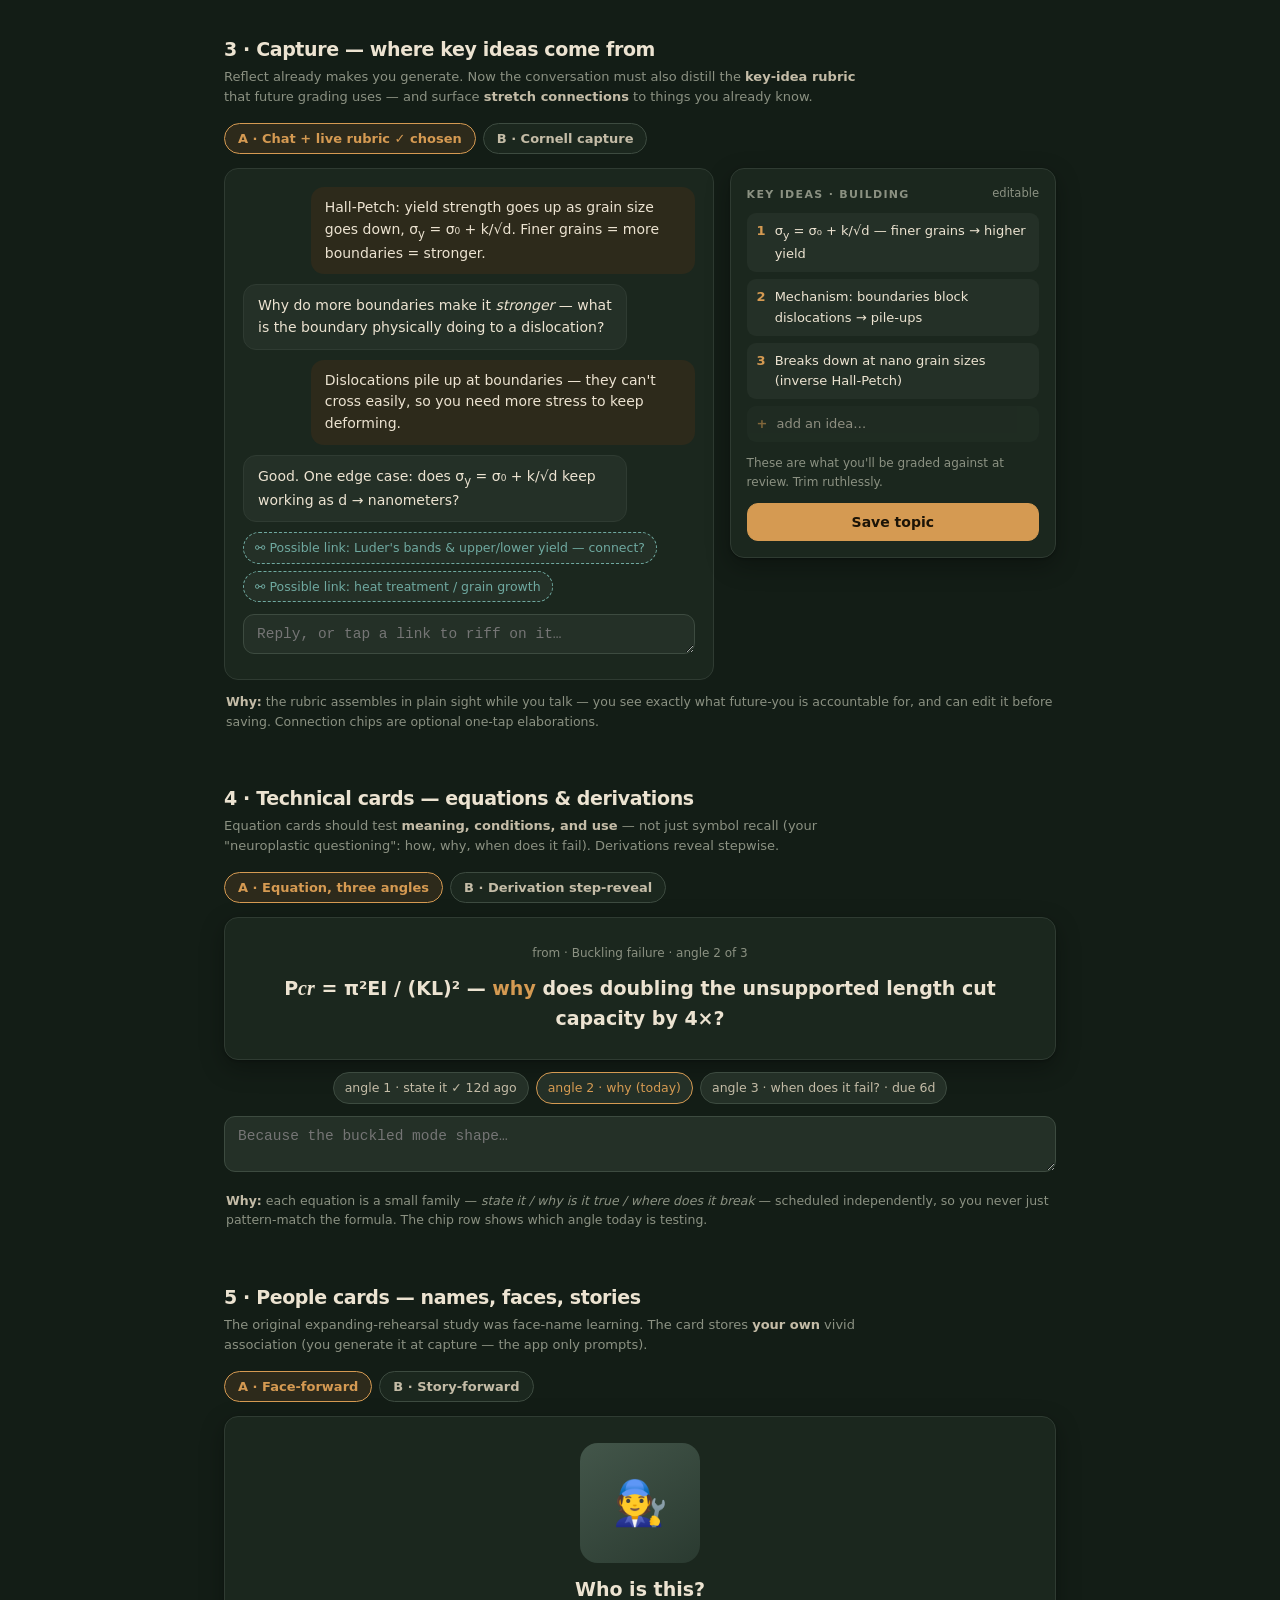
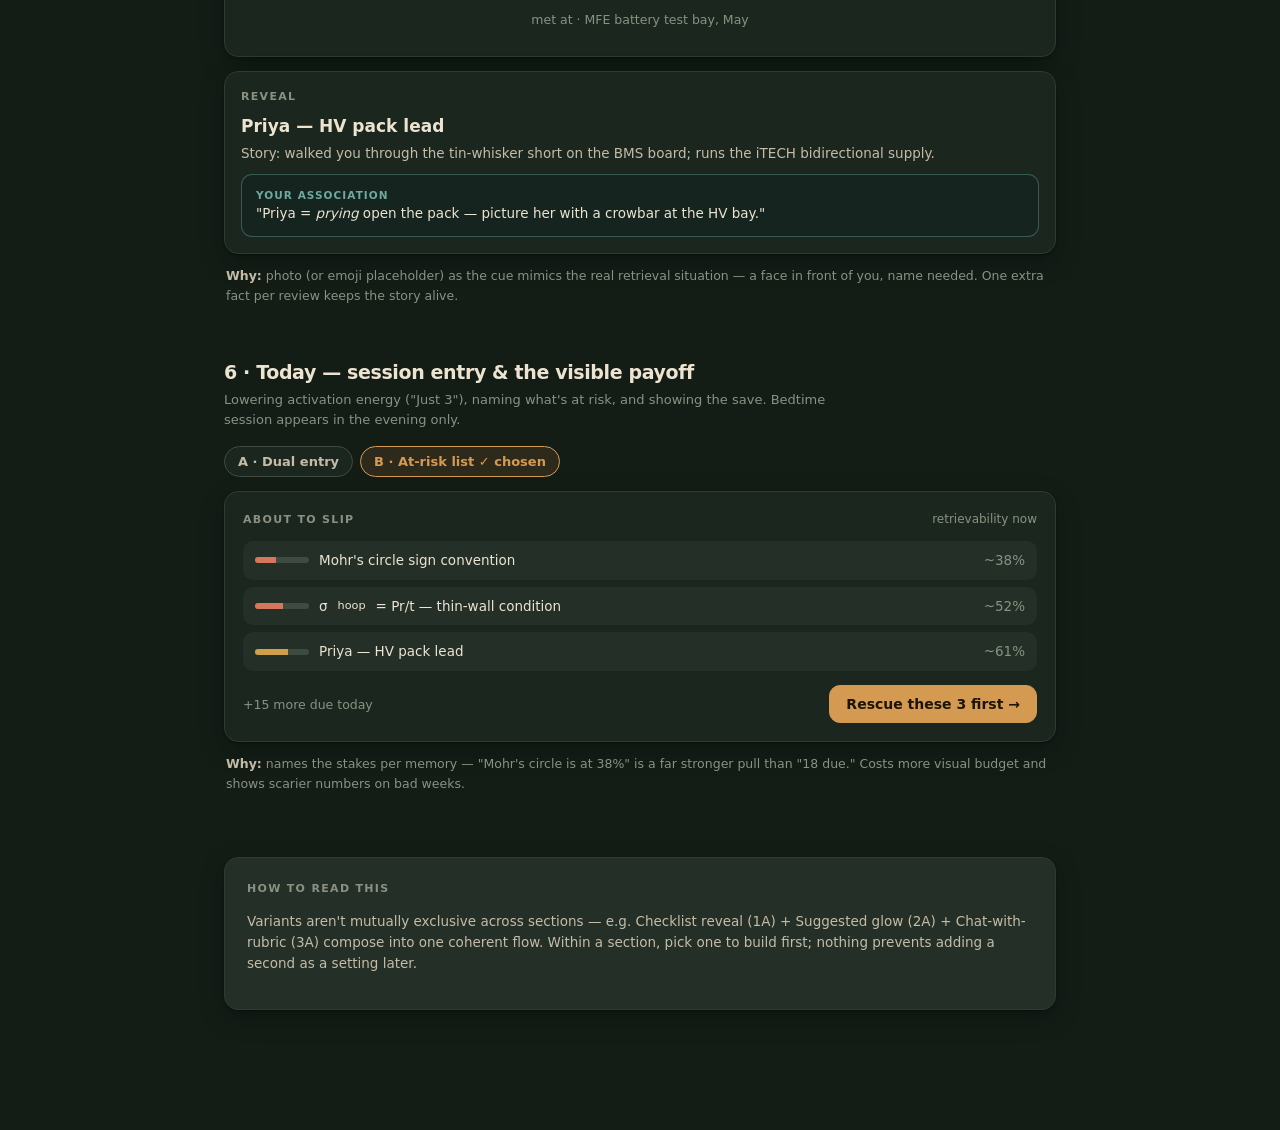
<file: docs/mockups/prompt-ui.html>
<!doctype html>
<html lang="en">
<head>
<meta charset="utf-8">
<meta name="viewport" content="width=device-width, initial-scale=1">
<title>Recall &amp; Reflect — Prompt UI mockups</title>
<style>
  :root {
    --accent:#d59a52; --accent-hover:#e4ab63; --accent-weak:#2d2a1b; --accent-text:#1c1407;
    --bg:#131d16; --surface:#1b271e; --surface-2:#243027; --border:#2f3b32; --border-strong:#3d4b40;
    --text:#ece3d1; --text-soft:#c4bca7; --muted:#8b9182;
    --good:#87ba6c; --good-weak:#1f2c1a; --hard:#cf9f49; --hard-weak:#2b2414;
    --again:#d4775a; --again-weak:#2e1d16; --easy:#6fa9a0; --easy-weak:#15241f;
    --radius:14px; --radius-sm:9px;
    --shadow:0 1px 2px rgba(0,0,0,.22), 0 8px 24px rgba(0,0,0,.30);
    --font:"Segoe UI Variable Display","Segoe UI",system-ui,-apple-system,"Inter",sans-serif;
  }
  * { box-sizing:border-box; }
  body { margin:0; font-family:var(--font); background:var(--bg); color:var(--text);
         font-size:15px; line-height:1.55; -webkit-font-smoothing:antialiased; }
  h1,h2,h3 { font-weight:640; letter-spacing:-.02em; margin:0; line-height:1.2; }
  .wrap { max-width:880px; margin:0 auto; padding:40px 24px 120px; }
  .muted { color:var(--muted); } .soft { color:var(--text-soft); }
  .eyebrow { font-size:11px; font-weight:700; letter-spacing:.12em; text-transform:uppercase; color:var(--muted); }
  .card { background:var(--surface); border:1px solid var(--border); border-radius:var(--radius);
          box-shadow:var(--shadow); padding:22px; }
  .row { display:flex; align-items:center; gap:12px; } .spread { justify-content:space-between; }

  /* page chrome */
  .pagehead { margin-bottom:14px; }
  .pagehead h1 { font-size:25px; }
  .pagehead p { color:var(--muted); margin:8px 0 0; max-width:620px; }
  .toc { position:sticky; top:0; z-index:10; background:color-mix(in srgb, var(--bg) 88%, transparent);
         backdrop-filter:blur(8px); padding:12px 0; margin:18px 0 34px; border-bottom:1px solid var(--border);
         display:flex; gap:8px; flex-wrap:wrap; }
  .toc a { color:var(--text-soft); text-decoration:none; font-size:13px; font-weight:560;
           padding:6px 11px; border:1px solid var(--border-strong); border-radius:99px; background:var(--surface); }
  .toc a:hover { color:var(--accent); border-color:var(--accent); }

  section { margin:56px 0; }
  .sec-head h2 { font-size:19px; }
  .sec-head .why { font-size:13px; color:var(--muted); margin:6px 0 0; max-width:640px; }
  .why b { color:var(--text-soft); font-weight:600; }

  /* variant tabs */
  .vtabs { display:flex; gap:7px; margin:16px 0 14px; flex-wrap:wrap; }
  .vtab { padding:7px 13px; border-radius:99px; border:1px solid var(--border-strong); background:var(--surface);
          color:var(--text-soft); font-weight:560; font-size:13px; cursor:pointer; font-family:inherit; }
  .vtab.on { background:var(--accent-weak); color:var(--accent); border-color:var(--accent); }
  .pane { display:none; } .pane.on { display:block; animation:rise .18s ease; }
  @keyframes rise { from{opacity:0; transform:translateY(5px)} to{opacity:1; transform:none} }
  .pane-note { font-size:12.5px; color:var(--muted); margin:12px 2px 0; }
  .pane-note b { color:var(--text-soft); }

  /* review primitives (mirrors app styles) */
  .q-card { background:var(--surface); border:1px solid var(--border); border-radius:var(--radius);
            box-shadow:var(--shadow); padding:26px 28px; text-align:center; }
  .q-card .src { font-size:12px; color:var(--muted); margin-bottom:10px; }
  .q-card .q { font-size:19px; font-weight:600; }
  .input { width:100%; background:var(--surface-2); border:1px solid var(--border-strong); color:var(--text);
           border-radius:11px; padding:11px 13px; font-size:14.5px; resize:vertical; }
  .btn { display:inline-flex; align-items:center; justify-content:center; gap:8px; padding:10px 16px;
         border-radius:11px; border:1px solid var(--border-strong); background:var(--surface); color:var(--text);
         font-weight:560; cursor:pointer; font-family:inherit; font-size:14px; }
  .btn-primary { background:var(--accent); border-color:var(--accent); color:var(--accent-text); }
  .btn-ghost { border-color:transparent; background:none; color:var(--text-soft); }
  .kbd { font-size:11px; border:1px solid var(--border-strong); border-bottom-width:2px; border-radius:5px;
         padding:1px 6px; color:var(--muted); background:var(--surface-2); }

  /* rubric rows */
  .idea { display:flex; gap:11px; align-items:flex-start; padding:10px 12px; border-radius:10px; }
  .idea + .idea { margin-top:6px; }
  .idea .mark { flex:none; width:22px; height:22px; border-radius:50%; display:grid; place-items:center;
                font-size:12px; font-weight:800; margin-top:1px; }
  .idea.hit   { background:var(--good-weak); }  .idea.hit .mark   { background:var(--good); color:#10210d; }
  .idea.part  { background:var(--hard-weak); }  .idea.part .mark  { background:var(--hard); color:#241a06; }
  .idea.miss  { background:var(--again-weak); } .idea.miss .mark  { background:var(--again); color:#2b0f06; }
  .idea .t { font-size:14px; } .idea .d { font-size:12.5px; color:var(--muted); margin-top:1px; }
  .idea .d em { color:var(--text-soft); font-style:normal; }

  .recall-quote { background:var(--surface-2); border:1px solid var(--border); border-radius:11px;
                  padding:13px 15px; font-size:14px; color:var(--text-soft); }
  .recall-quote mark { background:color-mix(in srgb, var(--good) 28%, transparent); color:var(--text);
                       border-radius:3px; padding:0 2px; }

  .poke { border:1px dashed var(--accent); border-radius:11px; padding:13px 15px; margin-top:14px;
          background:var(--accent-weak); }
  .poke .lbl { font-size:10.5px; font-weight:800; letter-spacing:.1em; color:var(--accent); text-transform:uppercase; }
  .poke .q { font-size:14px; margin-top:4px; }

  .hyper { display:flex; gap:10px; align-items:center; border-radius:11px; padding:11px 14px; margin-top:14px;
           background:var(--again-weak); border:1px solid color-mix(in srgb, var(--again) 45%, transparent);
           font-size:13.5px; color:var(--text-soft); }
  .hyper b { color:var(--again); }

  /* rate grid */
  .rate-grid { display:grid; grid-template-columns:repeat(4,1fr); gap:9px; margin-top:18px; }
  .rate-btn { position:relative; border-radius:12px; border:1px solid var(--border-strong); background:var(--surface);
              padding:12px 8px 10px; text-align:center; cursor:pointer; font-family:inherit; }
  .rate-btn .name { display:block; font-weight:640; font-size:14px; }
  .rate-btn .iv { display:block; font-size:11.5px; color:var(--muted); margin-top:2px; }
  .rate-btn .name.again{color:var(--again)} .rate-btn .name.hard{color:var(--hard)}
  .rate-btn .name.good{color:var(--good)} .rate-btn .name.easy{color:var(--easy)}
  .rate-btn.suggested { border-color:var(--hard); box-shadow:0 0 0 3px color-mix(in srgb, var(--hard) 25%, transparent); }
  .rate-btn .sug { position:absolute; top:-9px; left:50%; transform:translateX(-50%); white-space:nowrap;
                   font-size:9.5px; font-weight:800; letter-spacing:.08em; background:var(--hard); color:#241a06;
                   border-radius:99px; padding:2px 8px; }

  /* chat */
  .chat { background:var(--surface); border:1px solid var(--border); border-radius:var(--radius); padding:18px; }
  .msg { max-width:85%; padding:10px 14px; border-radius:13px; font-size:14px; margin-bottom:10px; }
  .msg.ai { background:var(--surface-2); border:1px solid var(--border); }
  .msg.user { background:var(--accent-weak); margin-left:auto; }
  .chip { display:inline-flex; align-items:center; gap:6px; font-size:12.5px; padding:5px 11px; border-radius:99px;
          border:1px solid var(--border-strong); color:var(--text-soft); background:var(--surface-2); cursor:pointer; }
  .chip.link { border-style:dashed; border-color:var(--easy); color:var(--easy); }

  .twocol { display:grid; grid-template-columns:1.5fr 1fr; gap:16px; align-items:start; }
  @media (max-width:760px){ .twocol{grid-template-columns:1fr} .rate-grid{grid-template-columns:repeat(2,1fr)} }

  .panel-list .pi { display:flex; gap:9px; align-items:flex-start; padding:8px 10px; border-radius:9px;
                    background:var(--surface-2); font-size:13px; }
  .panel-list .pi + .pi { margin-top:7px; }
  .panel-list .pi .h { color:var(--accent); font-weight:700; flex:none; }

  /* cornell */
  .cornell { display:grid; grid-template-columns:200px 1fr; border:1px solid var(--border-strong);
             border-radius:var(--radius); overflow:hidden; }
  .cornell .cue { background:var(--surface-2); border-right:1px solid var(--border-strong); padding:14px; }
  .cornell .notes { padding:14px 16px; background:var(--surface); min-height:230px; }
  .cornell .summary { grid-column:1 / -1; border-top:1px solid var(--border-strong);
                      background:var(--accent-weak); padding:12px 16px; font-size:13.5px; }
  .cue .ci { font-size:12.5px; color:var(--accent); padding:5px 0; border-bottom:1px dashed var(--border-strong); }

  /* steps */
  .step { display:flex; gap:12px; padding:11px 13px; border-radius:10px; background:var(--surface-2);
          border:1px solid var(--border); font-size:14px; }
  .step + .step { margin-top:8px; }
  .step .n { flex:none; width:20px; height:20px; border-radius:50%; background:var(--accent-weak);
             color:var(--accent); display:grid; place-items:center; font-size:11px; font-weight:800; }
  .step.veiled { color:transparent; text-shadow:0 0 14px rgba(236,227,209,.55); user-select:none; }
  .step.veiled .n { color:var(--accent); text-shadow:none; }

  .math { font-family:"Cambria Math",Georgia,serif; font-style:italic; font-size:1.06em; }
  .math sub,.math sup { font-size:.72em; }

  /* people */
  .face { width:120px; height:120px; border-radius:18px; background:linear-gradient(145deg,#43564a,#2a3a30);
          display:grid; place-items:center; font-size:44px; margin:0 auto 12px; }
  .assoc { border-radius:11px; padding:12px 14px; background:var(--easy-weak);
           border:1px solid color-mix(in srgb, var(--easy) 40%, transparent); font-size:13.5px; }
  .assoc .lbl { font-size:10.5px; font-weight:800; letter-spacing:.1em; color:var(--easy); text-transform:uppercase; }

  /* today */
  .hero { display:flex; align-items:center; gap:22px; background:var(--surface); border:1px solid var(--border);
          border-radius:var(--radius); box-shadow:var(--shadow); padding:26px 28px; }
  .hero .big { font-size:46px; font-weight:740; letter-spacing:-.03em; color:var(--accent); }
  .hero .lead { flex:1; } .hero h3 { font-size:18px; }
  .risk-item { display:flex; align-items:center; gap:10px; padding:9px 12px; border-radius:10px;
               background:var(--surface-2); font-size:13.5px; }
  .risk-item + .risk-item { margin-top:7px; }
  .gauge { flex:none; width:54px; height:6px; border-radius:3px; background:var(--border-strong); overflow:hidden; }
  .gauge i { display:block; height:100%; background:var(--again); }
  .save-line { display:flex; gap:9px; align-items:center; margin-top:14px; padding:10px 13px; border-radius:10px;
               background:var(--good-weak); font-size:13px; color:var(--text-soft); }
  .save-line b { color:var(--good); }
</style>
</head>
<body>
<div class="wrap">

  <div class="pagehead">
    <div class="eyebrow">Recall &amp; Reflect · design preview</div>
    <h1 style="margin-top:8px">Prompt UI — options to test</h1>
    <p>Five prompt moments, each with selectable variants (tabs). Same design tokens as the live app.
       Content is your real material so you can judge how it reads. Math is faked with HTML here;
       the build uses locally-vendored KaTeX.</p>
  </div>

  <nav class="toc">
    <a href="#s1">1 · Recall reveal</a>
    <a href="#s2">2 · Rating &amp; hypercorrection</a>
    <a href="#s3">3 · Capture / Reflect</a>
    <a href="#s4">4 · Technical cards</a>
    <a href="#s5">5 · People cards</a>
    <a href="#s6">6 · Today / session entry</a>
  </nav>

  <!-- ============ 1 · RECALL REVEAL ============ -->
  <section id="s1">
    <div class="sec-head">
      <h2>1 · Topic recall — the rubric reveal</h2>
      <p class="why">You free-recall a topic, then instead of a wall of text, grading lands per <b>key idea</b>
         (successive relearning). The question is how the reveal is laid out.</p>
    </div>

    <div class="vtabs" data-group="g1">
      <button class="vtab on" data-pane="g1-a">A · Checklist ✓ chosen</button>
      <button class="vtab" data-pane="g1-b">B · Side-by-side</button>
      <button class="vtab" data-pane="g1-c">C · Squeeze (one more?)</button>
    </div>

    <!-- A: checklist -->
    <div class="pane on" id="g1-a">
      <div class="q-card">
        <div class="src">from · Ductile failure theories</div>
        <div class="q">Recall everything you can about: ductile failure theories</div>
      </div>
      <div style="margin-top:14px">
        <div class="eyebrow" style="margin-bottom:8px">Your recall</div>
        <div class="recall-quote">
          <mark>Von Mises is distortion energy</mark> — compute σ<sub>VM</sub> from the stress components and compare to yield.
          <mark>Tresca is max shear, (σ₁−σ₃)/2</mark>, and <mark>Tresca is more conservative</mark>. Both for ductile materials.
        </div>
      </div>
      <div class="card" style="margin-top:14px; padding:16px">
        <div class="row spread" style="margin-bottom:10px">
          <div class="eyebrow">Key ideas · 3 of 5</div>
          <span class="muted" style="font-size:12px">◐ Partial</span>
        </div>
        <div class="idea hit"><span class="mark">✓</span><div><div class="t">Von Mises = distortion-energy criterion (σ<span class="math">VM</span> vs S<sub>y</sub>)</div></div></div>
        <div class="idea hit"><span class="mark">✓</span><div><div class="t">Tresca = max shear stress, τ<sub>max</sub> = (σ₁−σ₃)/2</div></div></div>
        <div class="idea hit"><span class="mark">✓</span><div><div class="t">Tresca is the more conservative of the two</div></div></div>
        <div class="idea miss"><span class="mark">✕</span><div><div class="t">They disagree most in pure shear — Tresca predicts failure at ~15% lower load</div>
          <div class="d">You didn't mention <em>where</em> they diverge.</div></div></div>
        <div class="idea miss"><span class="mark">✕</span><div><div class="t">Use Coulomb-Mohr instead when S<sub>ut</sub> ≠ S<sub>uc</sub></div>
          <div class="d">The escape hatch for asymmetric materials.</div></div></div>
        <div class="poke">
          <div class="lbl">Push yourself</div>
          <div class="q">A shaft in pure torsion: which theory says it fails first, and what's the ratio between their predictions?</div>
        </div>
      </div>
      <p class="pane-note"><b>Why this layout:</b> one vertical scan; misses are visually loud; each ✕ idea quietly gets its
         own boosted schedule. Lowest reading cost of the three.</p>
    </div>

    <!-- B: side-by-side -->
    <div class="pane" id="g1-b">
      <div class="q-card">
        <div class="src">from · Ductile failure theories</div>
        <div class="q">Recall everything you can about: ductile failure theories</div>
      </div>
      <div class="twocol" style="margin-top:14px">
        <div class="card" style="padding:16px">
          <div class="eyebrow" style="margin-bottom:8px">Your recall</div>
          <div class="recall-quote" style="border:none; background:none; padding:0">
            <mark>Von Mises is distortion energy</mark> — compute σ<sub>VM</sub> from the stress components and
            compare to yield. <mark>Tresca is max shear, (σ₁−σ₃)/2</mark>, and <mark>Tresca is more
            conservative</mark>. Both for ductile materials.
          </div>
          <div class="muted" style="font-size:12px; margin-top:10px">Highlights = matched to an idea →</div>
        </div>
        <div class="card" style="padding:16px">
          <div class="eyebrow" style="margin-bottom:8px">Key ideas</div>
          <div class="idea hit" style="padding:7px 9px"><span class="mark">✓</span><div class="t" style="font-size:13px">Von Mises = distortion energy</div></div>
          <div class="idea hit" style="padding:7px 9px"><span class="mark">✓</span><div class="t" style="font-size:13px">Tresca: (σ₁−σ₃)/2</div></div>
          <div class="idea hit" style="padding:7px 9px"><span class="mark">✓</span><div class="t" style="font-size:13px">Tresca more conservative</div></div>
          <div class="idea miss" style="padding:7px 9px"><span class="mark">✕</span><div class="t" style="font-size:13px">Pure shear = max disagreement (~15%)</div></div>
          <div class="idea miss" style="padding:7px 9px"><span class="mark">✕</span><div class="t" style="font-size:13px">Coulomb-Mohr when S<sub>ut</sub> ≠ S<sub>uc</sub></div></div>
        </div>
      </div>
      <p class="pane-note"><b>Why this layout:</b> your words stay on screen next to the rubric — strongest for
         calibration ("what did I <i>actually</i> say?"), at the cost of more screen and shorter idea text.</p>
    </div>

    <!-- C: squeeze -->
    <div class="pane" id="g1-c">
      <div class="q-card">
        <div class="src">from · Ductile failure theories</div>
        <div class="q">Recall everything you can about: ductile failure theories</div>
      </div>
      <div class="card" style="margin-top:14px; padding:16px">
        <div class="idea hit"><span class="mark">✓</span><div class="t">Von Mises = distortion energy — got it</div></div>
        <div class="idea hit"><span class="mark">✓</span><div class="t">Tresca = (σ₁−σ₃)/2, more conservative — got it</div></div>
        <div style="border-top:1px dashed var(--border-strong); margin:12px 0"></div>
        <div class="msg ai" style="max-width:100%">There are <b>2 more ideas</b> in this topic. Before I show them —
          anything else you can dig up? <span class="muted">(Where do the two theories disagree most?)</span></div>
        <textarea class="input" rows="2" placeholder="One more push… or reveal."></textarea>
        <div class="row" style="justify-content:flex-end; gap:9px; margin-top:10px">
          <button class="btn btn-ghost">Reveal the rest · <span class="kbd">Space</span></button>
          <button class="btn btn-primary">Submit</button>
        </div>
      </div>
      <p class="pane-note"><b>Why this layout:</b> a second retrieval attempt with a category cue before reveal —
         the most retrieval per session (effortful-retrieval research), but adds a step to every topic card.
         Could be reserved for cards you marked <i>Certain</i>.</p>
    </div>
  </section>

  <!-- ============ 2 · RATING ============ -->
  <section id="s2">
    <div class="sec-head">
      <h2>2 · Rating — AI suggestion &amp; the hypercorrection moment</h2>
      <p class="why">Self-grading drifts optimistic. The AI verdict pre-selects an honest default, and a
         <b>confident miss</b> gets called out and re-queued today. Question: how loud should each be?</p>
    </div>

    <div class="vtabs" data-group="g2">
      <button class="vtab on" data-pane="g2-a">A · Suggested glow ✓ chosen</button>
      <button class="vtab" data-pane="g2-b">B · One-tap confirm</button>
    </div>

    <div class="pane on" id="g2-a">
      <div class="hyper">⚡ <div>You rated yourself <b>Certain</b> and missed it — these stick hardest once corrected.
        <b>It returns at the end of today's session.</b></div></div>
      <div class="rate-grid">
        <button class="rate-btn"><span class="name again">Again</span><span class="iv">&lt;10m</span></button>
        <button class="rate-btn suggested"><span class="sug">AI suggests · ◐ partial</span><span class="name hard">Hard</span><span class="iv">3d</span></button>
        <button class="rate-btn"><span class="name good">Good</span><span class="iv">9d</span></button>
        <button class="rate-btn"><span class="name easy">Easy</span><span class="iv">23d</span></button>
      </div>
      <div class="muted center" style="font-size:12px; margin-top:10px">All four stay live — <span class="kbd">1</span>–<span class="kbd">4</span> as always. <span class="kbd">Enter</span> takes the suggestion.</div>
      <p class="pane-note"><b>Why:</b> keeps the familiar 4-button grid; the suggestion is a visual default, not a decision made for you.</p>
    </div>

    <div class="pane" id="g2-b">
      <div class="hyper">⚡ <div>Confident miss — <b>back at the end of today's session.</b></div></div>
      <div class="card" style="margin-top:12px; padding:16px; text-align:center">
        <div class="muted" style="font-size:12.5px; margin-bottom:10px">Recall was <b style="color:var(--hard)">◐ partial</b> → scheduling as</div>
        <button class="btn btn-primary" style="min-width:200px; background:var(--hard); border-color:var(--hard)">Hard · next in 3d &nbsp;<span class="kbd" style="background:none; color:#241a06; border-color:#241a06">Enter</span></button>
        <div class="row" style="justify-content:center; gap:8px; margin-top:12px">
          <button class="btn btn-ghost" style="font-size:12.5px">Again <span class="kbd">1</span></button>
          <button class="btn btn-ghost" style="font-size:12.5px">Good <span class="kbd">3</span></button>
          <button class="btn btn-ghost" style="font-size:12.5px">Easy <span class="kbd">4</span></button>
        </div>
      </div>
      <p class="pane-note"><b>Why:</b> one keystroke per card when you agree with the AI — fastest sessions,
         strongest anti-drift. Overrides demoted to ghost buttons. Riskier: you may rubber-stamp the model.</p>
    </div>
  </section>

  <!-- ============ 3 · CAPTURE ============ -->
  <section id="s3">
    <div class="sec-head">
      <h2>3 · Capture — where key ideas come from</h2>
      <p class="why">Reflect already makes you generate. Now the conversation must also distill the
         <b>key-idea rubric</b> that future grading uses — and surface <b>stretch connections</b> to things you already know.</p>
    </div>

    <div class="vtabs" data-group="g3">
      <button class="vtab on" data-pane="g3-a">A · Chat + live rubric ✓ chosen</button>
      <button class="vtab" data-pane="g3-b">B · Cornell capture</button>
    </div>

    <!-- A -->
    <div class="pane on" id="g3-a">
      <div class="twocol">
        <div class="chat">
          <div class="msg user">Hall-Petch: yield strength goes up as grain size goes down, σ<sub>y</sub> = σ₀ + k/√d. Finer grains = more boundaries = stronger.</div>
          <div class="msg ai">Why do more boundaries make it <i>stronger</i> — what is the boundary physically doing to a dislocation?</div>
          <div class="msg user">Dislocations pile up at boundaries — they can't cross easily, so you need more stress to keep deforming.</div>
          <div class="msg ai">Good. One edge case: does σ<sub>y</sub> = σ₀ + k/√d keep working as d → nanometers?</div>
          <div class="row" style="gap:7px; margin-top:6px; flex-wrap:wrap">
            <span class="chip link">⚯ Possible link: Luder's bands &amp; upper/lower yield — connect?</span>
            <span class="chip link">⚯ Possible link: heat treatment / grain growth</span>
          </div>
          <textarea class="input" rows="1" style="margin-top:12px" placeholder="Reply, or tap a link to riff on it…"></textarea>
        </div>
        <div class="card" style="padding:16px">
          <div class="row spread" style="margin-bottom:10px">
            <div class="eyebrow">Key ideas · building</div><span class="muted" style="font-size:11.5px">editable</span>
          </div>
          <div class="panel-list">
            <div class="pi"><span class="h">1</span><span>σ<sub>y</sub> = σ₀ + k/√d — finer grains → higher yield</span></div>
            <div class="pi"><span class="h">2</span><span>Mechanism: boundaries block dislocations → pile-ups</span></div>
            <div class="pi"><span class="h">3</span><span>Breaks down at nano grain sizes (inverse Hall-Petch)</span></div>
            <div class="pi" style="opacity:.55"><span class="h">+</span><span>add an idea…</span></div>
          </div>
          <div class="muted" style="font-size:12px; margin-top:12px">These are what you'll be graded against at review. Trim ruthlessly.</div>
          <button class="btn btn-primary" style="width:100%; margin-top:12px">Save topic</button>
        </div>
      </div>
      <p class="pane-note"><b>Why:</b> the rubric assembles in plain sight while you talk — you see exactly what
         future-you is accountable for, and can edit it before saving. Connection chips are optional one-tap elaborations.</p>
    </div>

    <!-- B -->
    <div class="pane" id="g3-b">
      <div class="cornell">
        <div class="cue">
          <div class="eyebrow" style="margin-bottom:8px">Cues → cards</div>
          <div class="ci">Hall-Petch equation?</div>
          <div class="ci">Why do boundaries strengthen?</div>
          <div class="ci">When does it break down?</div>
          <div class="ci" style="opacity:.5">+ cue…</div>
        </div>
        <div class="notes">
          <div class="eyebrow" style="margin-bottom:8px">Notes</div>
          <p class="soft" style="font-size:14px">σ<sub>y</sub> = σ₀ + k/√d. Finer grains → more grain boundary area →
          dislocations pile up at boundaries and need more stress to transmit slip into the next grain.
          At nanocrystalline sizes the trend inverts (boundary sliding takes over)…</p>
        </div>
        <div class="summary"><b style="color:var(--accent)">Summary (your gist — becomes the recall reference):</b>
          <span class="soft">Smaller grains strengthen metals because boundaries block dislocation motion; σ₀ + k/√d, until nano scales invert it.</span></div>
      </div>
      <p class="pane-note"><b>Why:</b> literal Cornell method — notes pane, cue column (each cue auto-drafts a card),
         summary row (your one-sentence gist becomes the free-recall reference). More structure, less conversation;
         the AI fills the cue column instead of chatting. Best when you're transcribing from a textbook rather than thinking aloud.</p>
    </div>
  </section>

  <!-- ============ 4 · TECHNICAL ============ -->
  <section id="s4">
    <div class="sec-head">
      <h2>4 · Technical cards — equations &amp; derivations</h2>
      <p class="why">Equation cards should test <b>meaning, conditions, and use</b> — not just symbol recall
         (your "neuroplastic questioning": how, why, when does it fail). Derivations reveal stepwise.</p>
    </div>

    <div class="vtabs" data-group="g4">
      <button class="vtab on" data-pane="g4-a">A · Equation, three angles</button>
      <button class="vtab" data-pane="g4-b">B · Derivation step-reveal</button>
    </div>

    <div class="pane on" id="g4-a">
      <div class="q-card">
        <div class="src">from · Buckling failure · angle 2 of 3</div>
        <div class="q">P<span class="math">cr</span> = π²EI / (KL)² — <span style="color:var(--accent)">why</span> does doubling the unsupported length cut capacity by 4×?</div>
      </div>
      <div class="row" style="gap:7px; margin-top:12px; justify-content:center; flex-wrap:wrap">
        <span class="chip">angle 1 · state it ✓ 12d ago</span>
        <span class="chip" style="border-color:var(--accent); color:var(--accent)">angle 2 · why (today)</span>
        <span class="chip">angle 3 · when does it fail? · due 6d</span>
      </div>
      <textarea class="input" rows="2" style="margin-top:12px" placeholder="Because the buckled mode shape…"></textarea>
      <p class="pane-note"><b>Why:</b> each equation is a small family — <i>state it / why is it true / where does it
         break</i> — scheduled independently, so you never just pattern-match the formula. The chip row shows which angle
         today is testing.</p>
    </div>

    <div class="pane" id="g4-b">
      <div class="q-card">
        <div class="src">from · Transient heat transfer</div>
        <div class="q">Derive the lumped-capacitance response T(t) — step through it</div>
      </div>
      <div class="card" style="margin-top:14px; padding:16px">
        <div class="step"><span class="n">1</span><span>Check Bi = hL<sub>c</sub>/k ≪ 0.1 → temperature ~uniform in body</span></div>
        <div class="step"><span class="n">2</span><span>Energy balance: ρVc · dT/dt = −hA(T − T<sub>∞</sub>)</span></div>
        <div class="step veiled"><span class="n">3</span><span>Substitute θ = T − T∞, separate variables, integrate</span></div>
        <div class="step veiled"><span class="n">4</span><span>θ/θi = exp(−hA t / ρVc) = exp(−bt)</span></div>
        <div class="row" style="justify-content:center; margin-top:14px; gap:10px">
          <button class="btn btn-primary">What comes next? — reveal step 3 · <span class="kbd">Space</span></button>
          <button class="btn btn-ghost">I'm stuck — hint</button>
        </div>
      </div>
      <p class="pane-note"><b>Why:</b> every veiled step is a retrieval attempt ("what comes next?"), not a re-read.
         Misses on a step mark that step for drilling. Works for derivations, procedures (HPPC test sequence),
         and process chains (sand-casting defects diagnosis).</p>
    </div>
  </section>

  <!-- ============ 5 · PEOPLE ============ -->
  <section id="s5">
    <div class="sec-head">
      <h2>5 · People cards — names, faces, stories</h2>
      <p class="why">The original expanding-rehearsal study was face-name learning. The card stores <b>your own</b>
         vivid association (you generate it at capture — the app only prompts).</p>
    </div>

    <div class="vtabs" data-group="g5">
      <button class="vtab on" data-pane="g5-a">A · Face-forward</button>
      <button class="vtab" data-pane="g5-b">B · Story-forward</button>
    </div>

    <div class="pane on" id="g5-a">
      <div class="q-card">
        <div class="face">🧑‍🔧</div>
        <div class="q">Who is this?</div>
        <div class="muted" style="font-size:12.5px; margin-top:6px">met at · MFE battery test bay, May</div>
      </div>
      <div class="card" style="margin-top:14px; padding:16px">
        <div class="eyebrow" style="margin-bottom:8px">Reveal</div>
        <div style="font-size:17px; font-weight:640">Priya — HV pack lead</div>
        <div class="soft" style="font-size:13.5px; margin-top:4px">Story: walked you through the tin-whisker short on the BMS board; runs the iTECH bidirectional supply.</div>
        <div class="assoc" style="margin-top:10px"><div class="lbl">Your association</div>
          "Priya = <i>prying</i> open the pack — picture her with a crowbar at the HV bay."</div>
      </div>
      <p class="pane-note"><b>Why:</b> photo (or emoji placeholder) as the cue mimics the real retrieval situation —
         a face in front of you, name needed. One extra fact per review keeps the story alive.</p>
    </div>

    <div class="pane" id="g5-b">
      <div class="q-card">
        <div class="src">people · MFE</div>
        <div class="q">HV pack lead. Tin-whisker short on the BMS board. Runs the iTECH supply.<br>
          <span style="color:var(--accent)">Name — and your association?</span></div>
      </div>
      <textarea class="input" rows="2" style="margin-top:12px" placeholder="Name + the image you built…"></textarea>
      <p class="pane-note"><b>Why:</b> story → name is the harder direction and trains the introduction-to-memory
         pathway you actually use mid-conversation ("I know what we talked about… who <i>is</i> she?").
         Best as the <i>second</i> card of each person, face-forward being the first.</p>
    </div>
  </section>

  <!-- ============ 6 · TODAY ============ -->
  <section id="s6">
    <div class="sec-head">
      <h2>6 · Today — session entry &amp; the visible payoff</h2>
      <p class="why">Lowering activation energy ("Just 3"), naming what's at risk, and showing the save.
         Bedtime session appears in the evening only.</p>
    </div>

    <div class="vtabs" data-group="g6">
      <button class="vtab" data-pane="g6-a">A · Dual entry</button>
      <button class="vtab on" data-pane="g6-b">B · At-risk list ✓ chosen</button>
    </div>

    <div class="pane" id="g6-a">
      <div class="hero">
        <div class="big">18</div>
        <div class="lead">
          <h3>reviews ready to recall</h3>
          <p class="muted" style="font-size:13.5px">5 most at risk go first. Reflecting counts toward your day too.</p>
        </div>
        <div style="display:flex; flex-direction:column; gap:8px">
          <button class="btn btn-primary">Start recall →</button>
          <button class="btn">Just 3 · ~60s</button>
        </div>
      </div>
      <div class="card" style="margin-top:14px; padding:14px 18px">
        <div class="row spread">
          <div><div style="font-weight:580; font-size:14px">🌙 Wind-down at 10:15pm</div>
            <div class="muted" style="font-size:12.5px">5 things worth sleeping on — today's misses + new captures.</div></div>
          <button class="btn btn-ghost">Edit</button>
        </div>
      </div>
      <div class="save-line">✦ Yesterday you rescued <b>7 fading memories</b> — median knowledge half-life is up to <b>26 days</b>.</div>
      <p class="pane-note"><b>Why:</b> the full session stays the hero; "Just 3" is the always-available floor that
         keeps bad days from becoming zero days.</p>
    </div>

    <div class="pane on" id="g6-b">
      <div class="card" style="padding:18px">
        <div class="row spread" style="margin-bottom:12px">
          <div class="eyebrow">About to slip</div>
          <span class="muted" style="font-size:12px">retrievability now</span>
        </div>
        <div class="risk-item"><div class="gauge"><i style="width:38%"></i></div> Mohr's circle sign convention <span class="muted" style="margin-left:auto">~38%</span></div>
        <div class="risk-item"><div class="gauge"><i style="width:52%"></i></div> σ<sub>hoop</sub> = Pr/t — thin-wall condition <span class="muted" style="margin-left:auto">~52%</span></div>
        <div class="risk-item"><div class="gauge"><i style="width:61%; background:var(--hard)"></i></div> Priya — HV pack lead <span class="muted" style="margin-left:auto">~61%</span></div>
        <div class="row" style="justify-content:space-between; margin-top:14px">
          <span class="muted" style="font-size:12.5px">+15 more due today</span>
          <button class="btn btn-primary">Rescue these 3 first →</button>
        </div>
      </div>
      <p class="pane-note"><b>Why:</b> names the stakes per memory — "Mohr's circle is at 38%" is a far stronger pull
         than "18 due." Costs more visual budget and shows scarier numbers on bad weeks.</p>
    </div>
  </section>

  <div class="card" style="margin-top:64px; background:var(--surface-2)">
    <div class="eyebrow" style="margin-bottom:8px">How to read this</div>
    <p class="soft" style="font-size:13.5px">Variants aren't mutually exclusive across sections — e.g. Checklist reveal (1A)
    + Suggested glow (2A) + Chat-with-rubric (3A) compose into one coherent flow. Within a section, pick one to build first;
    nothing prevents adding a second as a setting later.</p>
  </div>

</div>
<script>
  document.querySelectorAll('.vtabs').forEach(tabs => {
    tabs.querySelectorAll('.vtab').forEach(btn => {
      btn.addEventListener('click', () => {
        tabs.querySelectorAll('.vtab').forEach(b => b.classList.toggle('on', b === btn));
        const section = tabs.parentElement;
        section.querySelectorAll('.pane').forEach(p =>
          p.classList.toggle('on', p.id === btn.dataset.pane));
      });
    });
  });
</script>
</body>
</html>
</file>
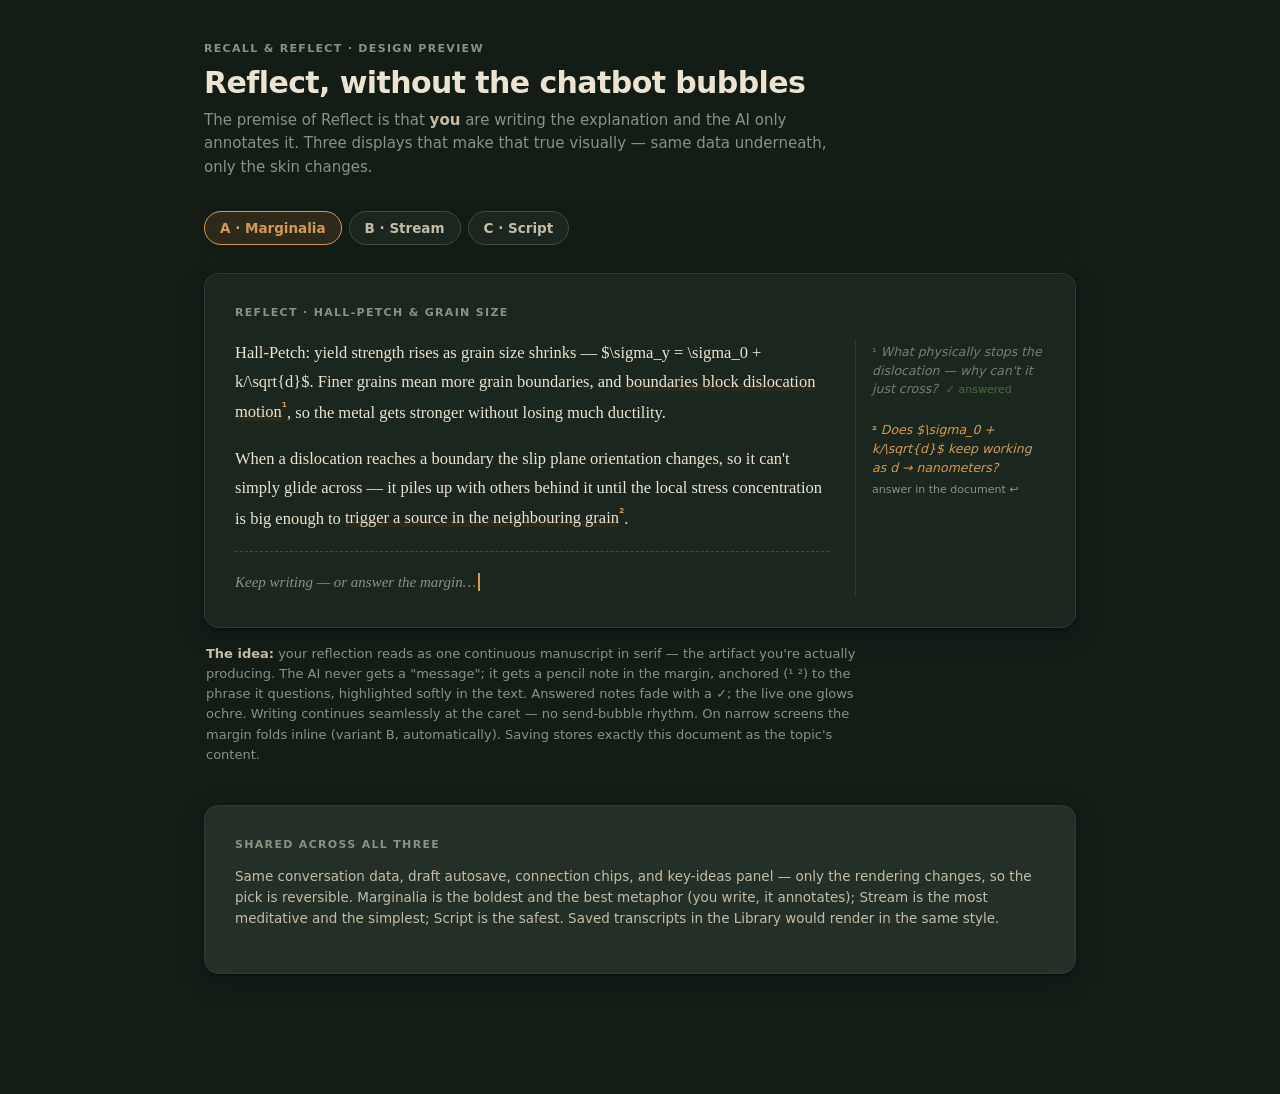
<file: docs/mockups/reflect-ui.html>
<!doctype html>
<html lang="en">
<head>
<meta charset="utf-8">
<meta name="viewport" content="width=device-width, initial-scale=1">
<title>Recall &amp; Reflect — Reflect chat redesigns</title>
<style>
  :root {
    --accent:#d59a52; --accent-weak:#2d2a1b; --accent-text:#1c1407;
    --bg:#131d16; --surface:#1b271e; --surface-2:#243027; --border:#2f3b32; --border-strong:#3d4b40;
    --text:#ece3d1; --text-soft:#c4bca7; --muted:#8b9182;
    --good:#87ba6c; --easy:#6fa9a0; --easy-weak:#15241f;
    --radius:14px;
    --shadow:0 1px 2px rgba(0,0,0,.22), 0 8px 24px rgba(0,0,0,.30);
    --font:"Segoe UI Variable Display","Segoe UI",system-ui,-apple-system,"Inter",sans-serif;
    --serif:"Charter","Georgia","Cambria",serif;
  }
  * { box-sizing:border-box; }
  body { margin:0; font-family:var(--font); background:var(--bg); color:var(--text); font-size:15px; line-height:1.55; }
  h1,h2 { font-weight:640; letter-spacing:-.02em; margin:0; line-height:1.2; }
  .wrap { max-width:920px; margin:0 auto; padding:40px 24px 120px; }
  .muted { color:var(--muted); } .soft { color:var(--text-soft); }
  .eyebrow { font-size:11px; font-weight:700; letter-spacing:.12em; text-transform:uppercase; color:var(--muted); }
  .vtabs { display:flex; gap:7px; margin:22px 0 18px; flex-wrap:wrap; position:sticky; top:0; z-index:5;
           background:color-mix(in srgb, var(--bg) 90%, transparent); backdrop-filter:blur(8px); padding:10px 0; }
  .vtab { padding:8px 15px; border-radius:99px; border:1px solid var(--border-strong); background:var(--surface);
          color:var(--text-soft); font-weight:560; font-size:13.5px; cursor:pointer; font-family:inherit; }
  .vtab.on { background:var(--accent-weak); color:var(--accent); border-color:var(--accent); }
  .pane { display:none; } .pane.on { display:block; animation:rise .2s ease; }
  @keyframes rise { from{opacity:0; transform:translateY(6px)} to{opacity:1; transform:none} }
  .pane-note { font-size:13px; color:var(--muted); margin:16px 2px 0; max-width:680px; }
  .pane-note b { color:var(--text-soft); }
  .frame { background:var(--surface); border:1px solid var(--border); border-radius:var(--radius);
           box-shadow:var(--shadow); padding:30px; }

  /* ============ A · MARGINALIA ============ */
  .ms { display:grid; grid-template-columns:1fr 190px; gap:26px; }
  .ms-doc { font-family:var(--serif); font-size:16.5px; line-height:1.75; color:var(--text); }
  .ms-doc p { margin:0 0 18px; }
  .ms-doc p .anchor { background:linear-gradient(transparent 65%, var(--accent-weak) 65%); border-radius:2px; }
  .ms-note-ref { color:var(--accent); font-size:12px; vertical-align:super; font-family:var(--font); font-weight:700; cursor:pointer; }
  .ms-margin { font-size:12.5px; line-height:1.5; padding-top:4px; border-left:1px solid var(--border); padding-left:16px; }
  .ms-note { margin-bottom:22px; position:relative; }
  .ms-note .n { color:var(--accent); font-weight:800; font-size:11px; margin-right:4px; }
  .ms-note.open { color:var(--text-soft); }
  .ms-note.open .q { font-style:italic; color:var(--accent); }
  .ms-note.done { opacity:.45; }
  .ms-note.done .q { font-style:italic; }
  .ms-note .tick { color:var(--good); font-size:11px; margin-left:4px; }
  .ms-write { margin-top:8px; border-top:1px dashed var(--border-strong); padding-top:16px; }
  .ms-write .cue { font-family:var(--serif); font-style:italic; color:var(--muted); font-size:15px; }
  .ms-caret { display:inline-block; width:2px; height:18px; background:var(--accent); vertical-align:text-bottom;
              animation:blink 1.1s steps(1) infinite; margin-left:2px; }
  @keyframes blink { 50% { opacity:0; } }

  /* ============ B · STREAM ============ */
  .st { max-width:580px; margin:0 auto; font-family:var(--serif); font-size:17px; line-height:1.8; }
  .st p { margin:0 0 8px; }
  .st .dim { opacity:.45; }
  .st-q { text-align:center; margin:26px 0; font-family:var(--font); }
  .st-q .orn { color:var(--border-strong); font-size:13px; letter-spacing:.4em; }
  .st-q .q { font-style:italic; color:var(--accent); font-size:14.5px; margin-top:6px; }
  .st-q.past { opacity:.4; margin:18px 0; }
  .st-q.past .q { color:var(--muted); font-size:12.5px; }
  .st-q.live .q { animation:rise .4s ease; }
  .st-cue { color:var(--muted); font-style:italic; font-size:15px; margin-top:10px; }

  /* ============ C · SCRIPT ============ */
  .sc { font-size:15.5px; }
  .sc-turn { display:grid; grid-template-columns:84px 1fr; gap:20px; padding:18px 4px; border-bottom:1px solid var(--border); }
  .sc-turn:last-of-type { border-bottom:none; }
  .sc-who { font-size:10.5px; font-weight:800; letter-spacing:.16em; text-transform:uppercase; padding-top:5px; }
  .sc-who.you { color:var(--muted); }
  .sc-who.q { color:var(--accent); }
  .sc-body { font-family:var(--serif); line-height:1.7; }
  .sc-turn.qq .sc-body { font-style:italic; color:var(--text-soft); font-size:15px; }
  .sc-turn.first .sc-body::first-letter { font-size:2.6em; line-height:.95; float:left; padding-right:8px; color:var(--accent); font-style:normal; }

  .composer-mock { margin-top:18px; display:flex; gap:10px; }
  .composer-mock .in { flex:1; background:var(--surface-2); border:1px solid var(--border-strong); border-radius:11px;
                       padding:11px 13px; color:var(--muted); font-size:14.5px; }
  .composer-mock .btn { padding:10px 16px; border-radius:11px; border:1px solid var(--accent); background:var(--accent);
                        color:var(--accent-text); font-weight:600; }
  @media (max-width:700px){ .ms { grid-template-columns:1fr; } .ms-margin { border-left:none; padding-left:0; } }
</style>
</head>
<body>
<div class="wrap">
  <div class="eyebrow">Recall &amp; Reflect · design preview</div>
  <h1 style="margin-top:8px">Reflect, without the chatbot bubbles</h1>
  <p class="muted" style="max-width:640px; margin-top:8px">The premise of Reflect is that <b style="color:var(--text-soft)">you</b> are
    writing the explanation and the AI only annotates it. Three displays that make that true visually —
    same data underneath, only the skin changes.</p>

  <div class="vtabs">
    <button class="vtab on" data-pane="p-a">A · Marginalia</button>
    <button class="vtab" data-pane="p-b">B · Stream</button>
    <button class="vtab" data-pane="p-c">C · Script</button>
  </div>

  <!-- ============ A ============ -->
  <div class="pane on" id="p-a">
    <div class="frame">
      <div class="eyebrow" style="margin-bottom:18px">Reflect · Hall-Petch &amp; grain size</div>
      <div class="ms">
        <div class="ms-doc">
          <p>Hall-Petch: yield strength rises as grain size shrinks — $\sigma_y = \sigma_0 + k/\sqrt{d}$.
             Finer grains mean more grain boundaries, and <span class="anchor">boundaries block dislocation
             motion</span><span class="ms-note-ref">¹</span>, so the metal gets stronger without losing much ductility.</p>
          <p>When a dislocation reaches a boundary the slip plane orientation changes, so it can't simply
             glide across — it piles up with others behind it until the local stress concentration is big
             enough to <span class="anchor">trigger a source in the neighbouring grain</span><span class="ms-note-ref">²</span>.</p>
          <div class="ms-write">
            <span class="cue">Keep writing — or answer the margin…</span><span class="ms-caret"></span>
          </div>
        </div>
        <div class="ms-margin">
          <div class="ms-note done">
            <span class="n">¹</span><span class="q">What physically stops the dislocation — why can't it just cross?</span>
            <span class="tick">✓ answered</span>
          </div>
          <div class="ms-note open">
            <span class="n">²</span><span class="q">Does $\sigma_0 + k/\sqrt{d}$ keep working as d → nanometers?</span>
            <div class="muted" style="font-size:11px; margin-top:5px">answer in the document ↩</div>
          </div>
        </div>
      </div>
    </div>
    <p class="pane-note"><b>The idea:</b> your reflection reads as one continuous manuscript in serif — the artifact you're
      actually producing. The AI never gets a "message"; it gets a pencil note in the margin, anchored (¹ ²) to the phrase
      it questions, highlighted softly in the text. Answered notes fade with a ✓; the live one glows ochre. Writing
      continues seamlessly at the caret — no send-bubble rhythm. On narrow screens the margin folds inline (variant B,
      automatically). Saving stores exactly this document as the topic's content.</p>
  </div>

  <!-- ============ B ============ -->
  <div class="pane" id="p-b">
    <div class="frame" style="padding:40px 30px">
      <div class="eyebrow" style="margin-bottom:22px; text-align:center">Reflect · Hall-Petch &amp; grain size</div>
      <div class="st">
        <p class="dim">Hall-Petch: yield strength rises as grain size shrinks — $\sigma_y = \sigma_0 + k/\sqrt{d}$.
           Finer grains mean more boundaries, and boundaries block dislocation motion.</p>
        <div class="st-q past">
          <div class="q">what physically stops the dislocation — why can't it just cross?</div>
        </div>
        <p class="dim">The slip plane orientation changes across the boundary, so dislocations pile up until the
           stress concentration triggers a source in the next grain.</p>
        <div class="st-q live">
          <div class="orn">· · ·</div>
          <div class="q">does $\sigma_0 + k/\sqrt{d}$ keep working as d → nanometers?</div>
        </div>
        <p class="st-cue">keep thinking…<span class="ms-caret"></span></p>
      </div>
    </div>
    <p class="pane-note"><b>The idea:</b> a zen-writing column — one centered stream of your prose, large serif, nothing
      that looks like an app. Questions arrive as quiet centered interstitials (a small ornament + one italic line) that
      <b>fade into the stream once answered</b>, and earlier paragraphs dim so the live thought holds focus. The
      meditative option — closest to your "meditation before?" note. Cheapest to build, and it doubles as Marginalia's
      mobile layout.</p>
  </div>

  <!-- ============ C ============ -->
  <div class="pane" id="p-c">
    <div class="frame">
      <div class="eyebrow" style="margin-bottom:6px">Reflect · Hall-Petch &amp; grain size</div>
      <div class="sc">
        <div class="sc-turn first">
          <div class="sc-who you">You</div>
          <div class="sc-body">Hall-Petch: yield strength rises as grain size shrinks — $\sigma_y = \sigma_0 + k/\sqrt{d}$.
            Finer grains mean more boundaries, and boundaries block dislocation motion.</div>
        </div>
        <div class="sc-turn qq">
          <div class="sc-who q">Q ·</div>
          <div class="sc-body">What physically stops the dislocation — why can't it just cross?</div>
        </div>
        <div class="sc-turn">
          <div class="sc-who you">You</div>
          <div class="sc-body">The slip plane orientation changes across the boundary, so dislocations pile up
            until the stress concentration triggers a source in the next grain.</div>
        </div>
        <div class="sc-turn qq">
          <div class="sc-who q">Q ·</div>
          <div class="sc-body">Does $\sigma_0 + k/\sqrt{d}$ keep working as d → nanometers?</div>
        </div>
      </div>
      <div class="composer-mock"><div class="in">Your answer…</div><div class="btn">→</div></div>
    </div>
    <p class="pane-note"><b>The idea:</b> a printed-interview page — caps speaker rail, hairline rules, serif body, a drop
      cap opening your first thought, the AI reduced to an italic "Q ·". Editorial and calm, reads beautifully when you
      revisit the transcript in the Library. The most conventional of the three, lowest risk.</p>
  </div>

  <div class="frame" style="margin-top:40px; background:var(--surface-2)">
    <div class="eyebrow" style="margin-bottom:8px">Shared across all three</div>
    <p class="soft" style="font-size:13.5px">Same conversation data, draft autosave, connection chips, and key-ideas panel —
    only the rendering changes, so the pick is reversible. Marginalia is the boldest and the best metaphor (you write,
    it annotates); Stream is the most meditative and the simplest; Script is the safest. Saved transcripts in the
    Library would render in the same style.</p>
  </div>
</div>
<script>
  document.querySelectorAll('.vtab').forEach(btn => {
    btn.addEventListener('click', () => {
      document.querySelectorAll('.vtab').forEach(b => b.classList.toggle('on', b === btn));
      document.querySelectorAll('.pane').forEach(p => p.classList.toggle('on', p.id === btn.dataset.pane));
    });
  });
</script>
</body>
</html>
</file>
